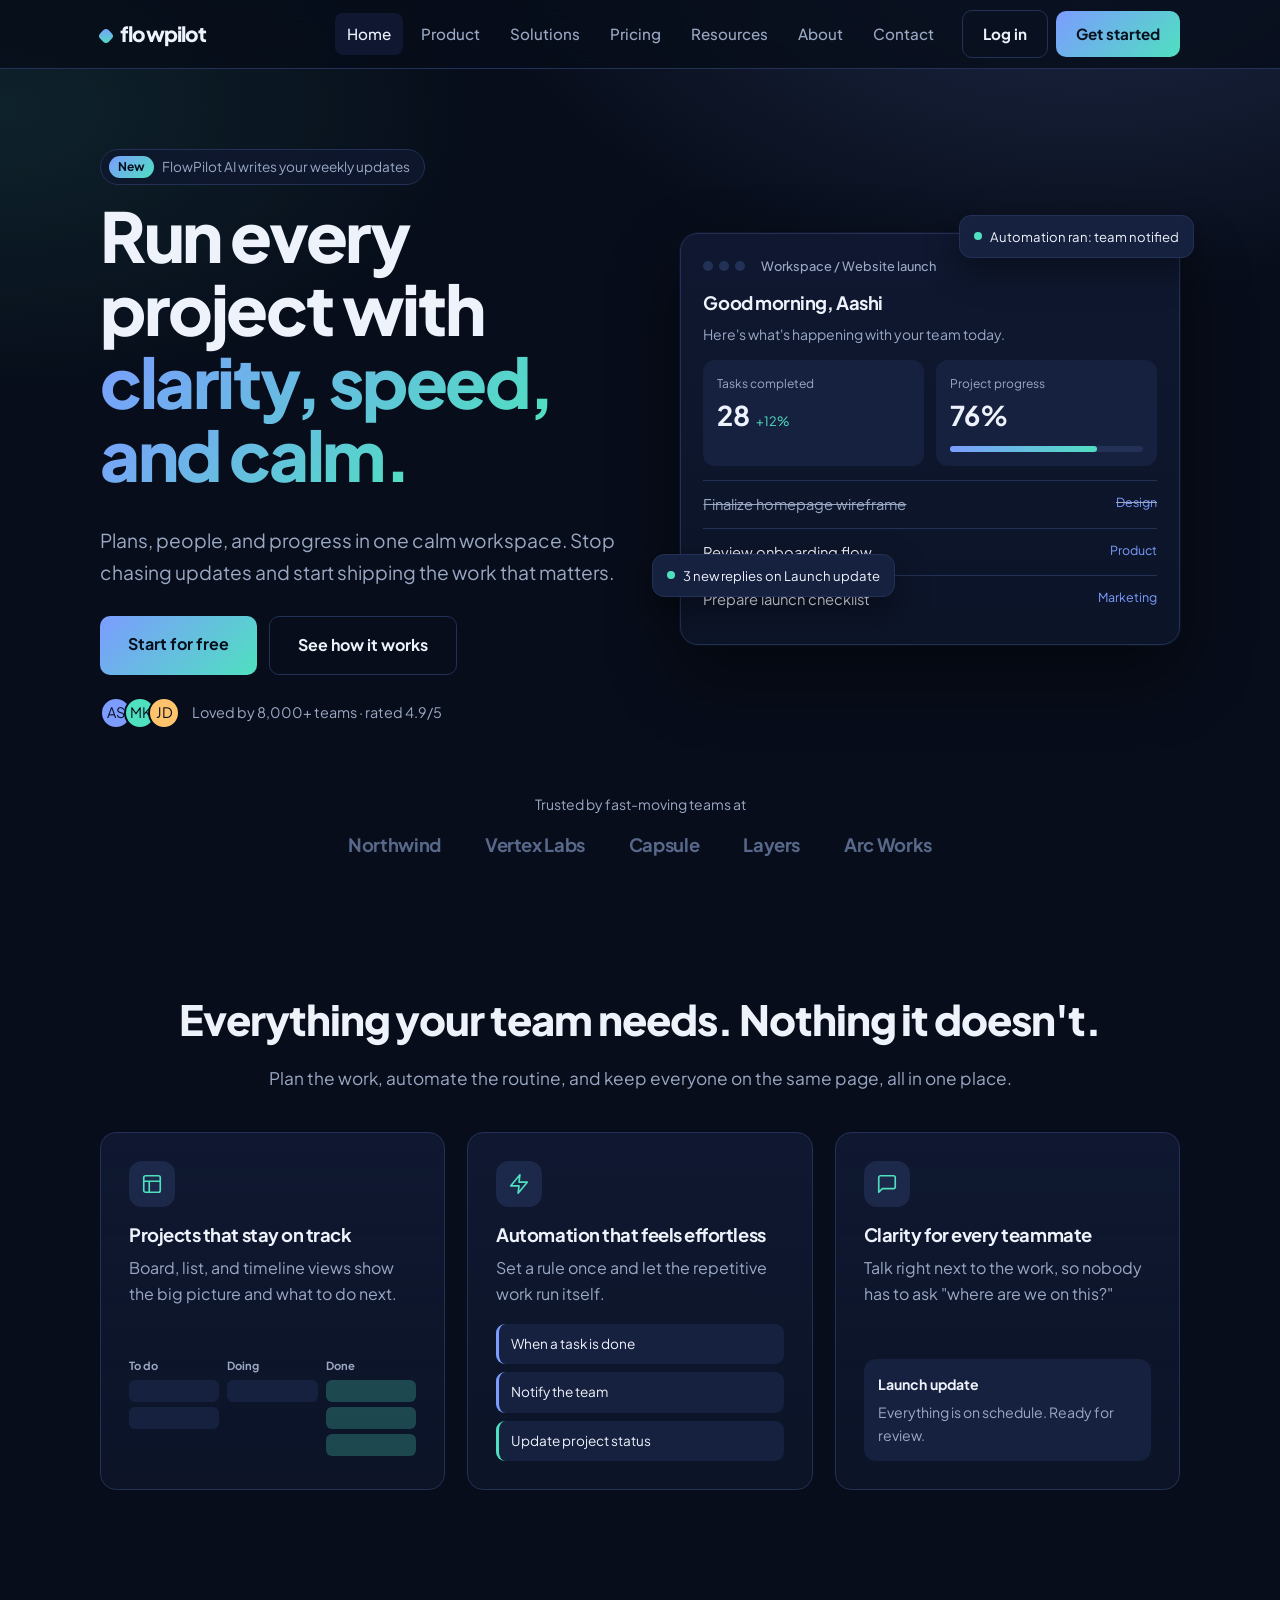
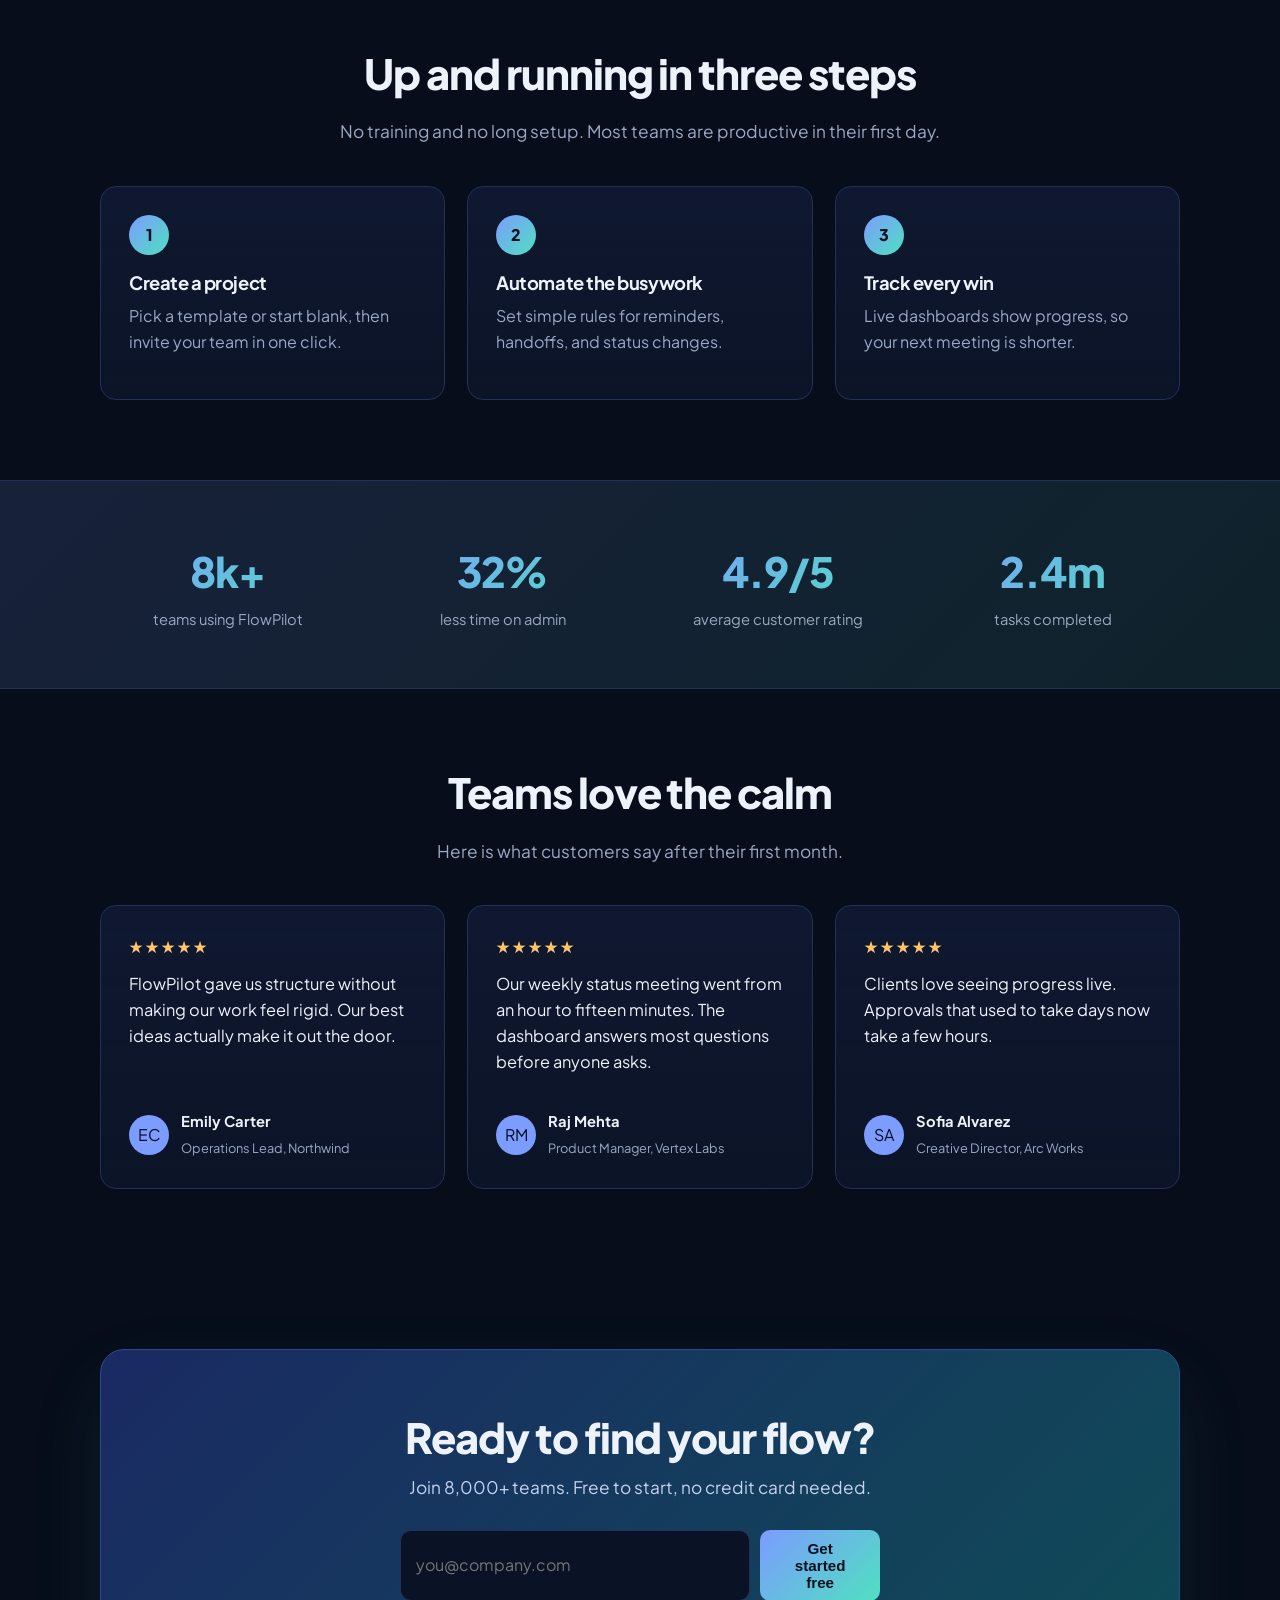
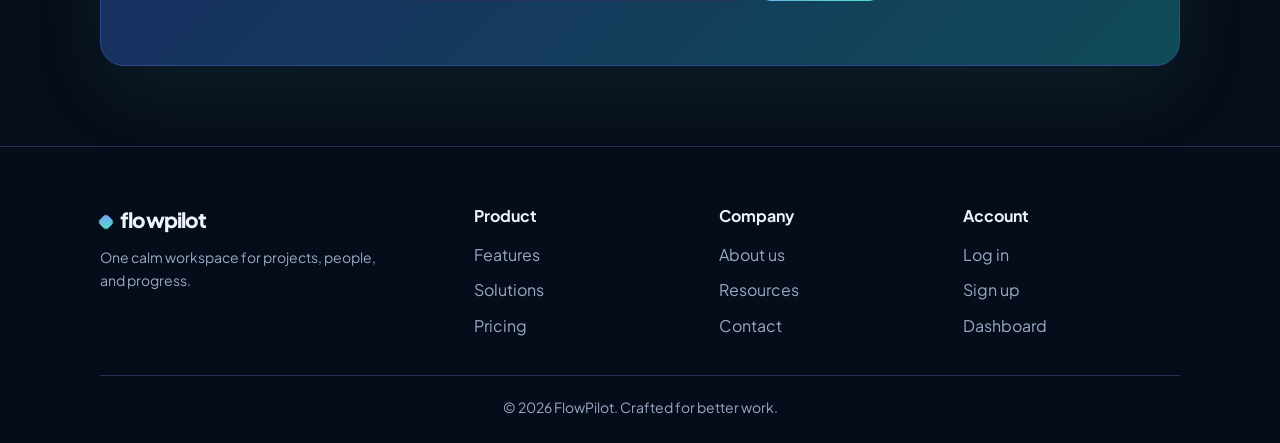
<file: index.html>
<!DOCTYPE html>
<html lang="en">

<head>
    <meta charset="utf-8">
    <meta name="viewport" content="width=device-width, initial-scale=1">
    <title>Work flows better | FlowPilot</title>
    <meta name="description"
        content="FlowPilot helps modern teams automate repetitive work, collaborate clearly, and grow with confidence.">
    <meta name="theme-color" content="#070d1a">
    <link href="https://fonts.googleapis.com/css2?family=Plus+Jakarta+Sans:wght@400;500;600;700;800&display=swap"
        rel="stylesheet">
    <link rel="stylesheet" href="style.css">
</head>

<body>
    <header class="nav">
        <div class="wrap nav-in"><a class="logo" href="index.html">flowpilot</a>
            <button class="burger" aria-label="Open menu" aria-expanded="false">Menu</button>
            <nav class="links" id="links"><a href="index.html">Home</a><a href="product.html">Product</a><a
                    href="solutions.html">Solutions</a><a href="pricing.html">Pricing</a><a
                    href="resources.html">Resources</a><a href="about.html">About</a><a
                    href="contact.html">Contact</a><span id="auth-links"><a class="btn ghost" href="login.html">Log
                        in</a><a class="btn" href="signup.html">Get started</a></span></nav>
        </div>
    </header>
    <main>
        <section class="hero wrap">
            <div class="hero-copy">
                <p class="pill"><b>New</b>FlowPilot AI writes your weekly updates</p>
                <h1>Run every project with <span class="hl">clarity, speed, and calm.</span></h1>
                <p class="lead">Plans, people, and progress in one calm workspace. Stop chasing updates and start
                    shipping the work that matters.</p>
                <div class="row"><a class="btn big" href="signup.html">Start for free</a><a class="btn big ghost"
                        href="product.html">See how it works</a></div>
                <div class="trust">
                    <div class="avs"><i>AS</i><i>MK</i><i>JD</i></div><span>Loved by 8,000+ teams · rated 4.9/5</span>
                </div>
            </div>
            <div class="stage">
                <div class="chip b"><i></i>Automation ran: team notified</div>
                <div class="dash">
                    <div class="dash-top"><span></span><span></span><span></span><b>Workspace / Website launch</b></div>
                    <h3>Good morning, Aashi</h3>
                    <p class="muted small">Here's what's happening with your team today.</p>
                    <div class="kpis">
                        <div><small>Tasks completed</small><strong>28</strong><em>+12%</em></div>
                        <div><small>Project progress</small><strong>76%</strong>
                            <div class="bar"><i style="width:76%"></i></div>
                        </div>
                    </div>
                    <ul class="tasks">
                        <li class="done">Finalize homepage wireframe <span>Design</span></li>
                        <li>Review onboarding flow <span>Product</span></li>
                        <li>Prepare launch checklist <span>Marketing</span></li>
                    </ul>
                </div>
                <div class="chip a"><i></i>3 new replies on Launch update</div>
            </div>
        </section>
        <section class="logos wrap">
            <p class="muted small">Trusted by fast-moving teams at</p>
            <div class="logo-row"><span>Northwind</span><span>Vertex
                    Labs</span><span>Capsule</span><span>Layers</span><span>Arc Works</span></div>
        </section>
        <section class="wrap sec center">
            <h2>Everything your team needs. Nothing it doesn't.</h2>
            <p class="sub">Plan the work, automate the routine, and keep everyone on the same page, all in one place.
            </p>
            <div class="grid3" style="text-align:left">
                <article class="card"><span class="ico"><svg viewBox="0 0 24 24" fill="none" stroke="currentColor"
                            stroke-width="1.8" stroke-linecap="round" stroke-linejoin="round">
                            <rect x="3" y="3" width="18" height="18" rx="2" />
                            <path d="M3 9h18M9 21V9" />
                        </svg></span>
                    <h3>Projects that stay on track</h3>
                    <p>Board, list, and timeline views show the big picture and what to do next.</p>
                    <div class="kanban">
                        <div><b>To do</b><i></i><i></i></div>
                        <div><b>Doing</b><i></i></div>
                        <div><b>Done</b><i></i><i></i><i></i></div>
                    </div>
                </article>
                <article class="card"><span class="ico"><svg viewBox="0 0 24 24" fill="none" stroke="currentColor"
                            stroke-width="1.8" stroke-linecap="round" stroke-linejoin="round">
                            <path d="M13 2 3 14h9l-1 8 10-12h-9z" />
                        </svg></span>
                    <h3>Automation that feels effortless</h3>
                    <p>Set a rule once and let the repetitive work run itself.</p>
                    <div class="flow"><span>When a task is done</span><span>Notify the team</span><span>Update project
                            status</span></div>
                </article>
                <article class="card"><span class="ico"><svg viewBox="0 0 24 24" fill="none" stroke="currentColor"
                            stroke-width="1.8" stroke-linecap="round" stroke-linejoin="round">
                            <path d="M21 15a2 2 0 0 1-2 2H7l-4 4V5a2 2 0 0 1 2-2h14a2 2 0 0 1 2 2z" />
                        </svg></span>
                    <h3>Clarity for every teammate</h3>
                    <p>Talk right next to the work, so nobody has to ask "where are we on this?"</p>
                    <div class="chat"><b>Launch update</b>
                        <p>Everything is on schedule. Ready for review.</p>
                    </div>
                </article>
            </div>
        </section>
        <section class="wrap sec center steps">
            <h2>Up and running in three steps</h2>
            <p class="sub">No training and no long setup. Most teams are productive in their first day.</p>
            <div class="grid3" style="text-align:left">
                <article class="card">
                    <div class="num">1</div>
                    <h3>Create a project</h3>
                    <p>Pick a template or start blank, then invite your team in one click.</p>
                </article>
                <article class="card">
                    <div class="num">2</div>
                    <h3>Automate the busywork</h3>
                    <p>Set simple rules for reminders, handoffs, and status changes.</p>
                </article>
                <article class="card">
                    <div class="num">3</div>
                    <h3>Track every win</h3>
                    <p>Live dashboards show progress, so your next meeting is shorter.</p>
                </article>
            </div>
        </section>
        <section class="band">
            <div class="wrap stats">
                <div><strong>8k+</strong><span>teams using FlowPilot</span></div>
                <div><strong>32%</strong><span>less time on admin</span></div>
                <div><strong>4.9/5</strong><span>average customer rating</span></div>
                <div><strong>2.4m</strong><span>tasks completed</span></div>
            </div>
        </section>
        <section class="wrap sec center">
            <h2>Teams love the calm</h2>
            <p class="sub">Here is what customers say after their first month.</p>
            <div class="grid3 quote" style="text-align:left">
                <article class="card">
                    <div class="stars">★★★★★</div>
                    <p>FlowPilot gave us structure without making our work feel rigid. Our best ideas actually make it
                        out the door.</p>
                    <div class="who"><i>EC</i>
                        <div><b>Emily Carter</b><span>Operations Lead, Northwind</span></div>
                    </div>
                </article>
                <article class="card">
                    <div class="stars">★★★★★</div>
                    <p>Our weekly status meeting went from an hour to fifteen minutes. The dashboard answers most
                        questions before anyone asks.</p>
                    <div class="who"><i>RM</i>
                        <div><b>Raj Mehta</b><span>Product Manager, Vertex Labs</span></div>
                    </div>
                </article>
                <article class="card">
                    <div class="stars">★★★★★</div>
                    <p>Clients love seeing progress live. Approvals that used to take days now take a few hours.</p>
                    <div class="who"><i>SA</i>
                        <div><b>Sofia Alvarez</b><span>Creative Director, Arc Works</span></div>
                    </div>
                </article>
            </div>
        </section>
        <section class="wrap sec">
            <div class="cta-box">
                <h2>Ready to find your flow?</h2>
                <p class="sub">Join 8,000+ teams. Free to start, no credit card needed.</p>
                <form class="inline cta-form"><label class="sr" for="ce">Work email</label><input id="ce" type="email"
                        placeholder="you@company.com" required><button class="btn" type="submit">Get started
                        free</button></form>
            </div>
        </section>
    </main>
    <footer class="foot">
        <div class="wrap">
            <div class="foot-in">
                <div><a class="logo" href="index.html">flowpilot</a>
                    <p class="muted small" style="max-width:30ch">One calm workspace for projects, people, and progress.
                    </p>
                </div>
                <div><b>Product</b><a href="product.html">Features</a><a href="solutions.html">Solutions</a><a
                        href="pricing.html">Pricing</a></div>
                <div><b>Company</b><a href="about.html">About us</a><a href="resources.html">Resources</a><a
                        href="contact.html">Contact</a></div>
                <div><b>Account</b><a href="login.html">Log in</a><a href="signup.html">Sign up</a><a
                        href="dashboard.html">Dashboard</a></div>
            </div>
            <p class="muted small copy">© 2026 FlowPilot. Crafted for better work.</p>
        </div>
    </footer>
    <script src="script.js"></script>
</body>

</html>
</file>
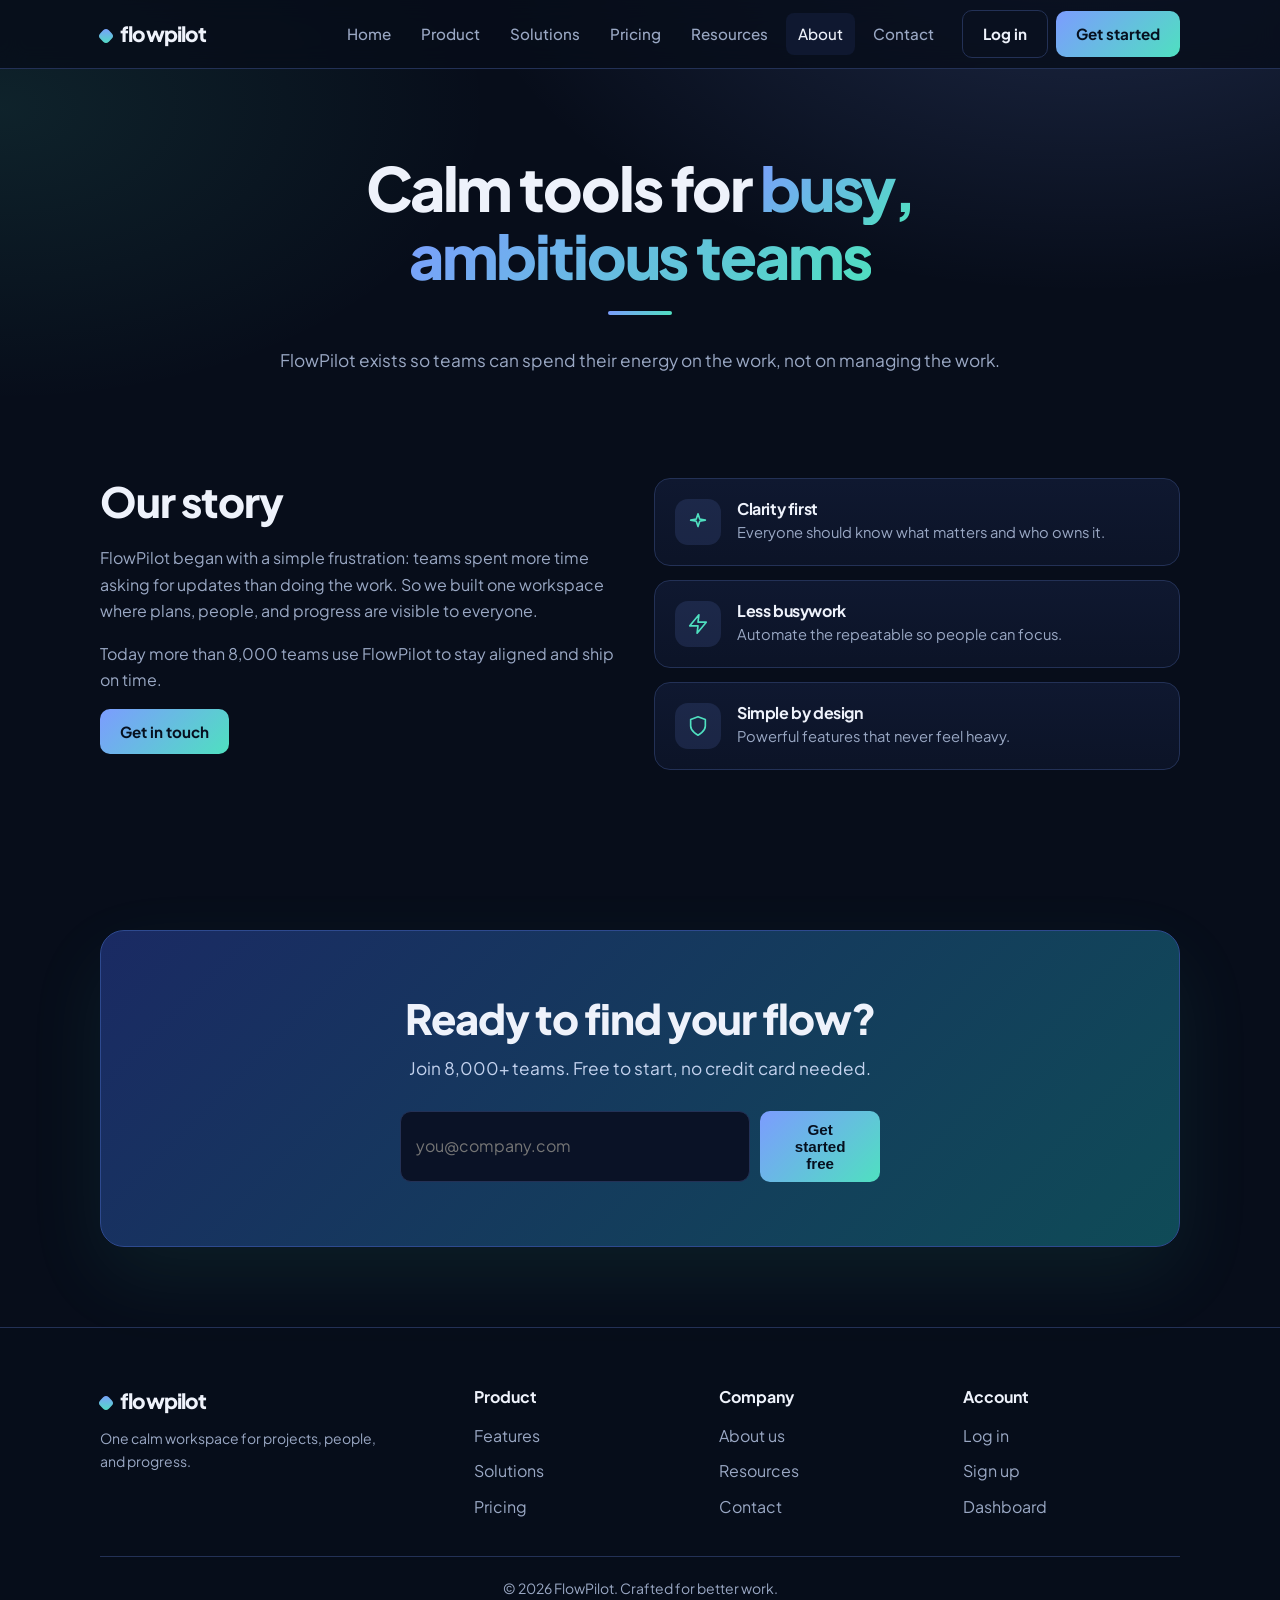
<file: about.html>
<!DOCTYPE html>
<html lang="en">

<head>
    <meta charset="utf-8">
    <meta name="viewport" content="width=device-width, initial-scale=1">
    <title>About us | FlowPilot</title>
    <meta name="description"
        content="FlowPilot helps modern teams automate repetitive work, collaborate clearly, and grow with confidence.">
    <meta name="theme-color" content="#070d1a">
    <link href="https://fonts.googleapis.com/css2?family=Plus+Jakarta+Sans:wght@400;500;600;700;800&display=swap"
        rel="stylesheet">
    <link rel="stylesheet" href="style.css">
</head>

<body>
    <header class="nav">
        <div class="wrap nav-in"><a class="logo" href="index.html">flowpilot</a>
            <button class="burger" aria-label="Open menu" aria-expanded="false">Menu</button>
            <nav class="links" id="links"><a href="index.html">Home</a><a href="product.html">Product</a><a
                    href="solutions.html">Solutions</a><a href="pricing.html">Pricing</a><a
                    href="resources.html">Resources</a><a href="about.html">About</a><a
                    href="contact.html">Contact</a><span id="auth-links"><a class="btn ghost" href="login.html">Log
                        in</a><a class="btn" href="signup.html">Get started</a></span></nav>
        </div>
    </header>
    <main>
        <section class="phead">
            <div class="wrap">
                <h1>Calm tools for <span class="hl">busy, ambitious teams</span></h1>
                <p class="sub">FlowPilot exists so teams can spend their energy on the work, not on managing the work.
                </p>
            </div>
        </section>
        <section class="wrap sec ">
            <div class="two">
                <div>
                    <h2>Our story</h2>
                    <p class="muted">FlowPilot began with a simple frustration: teams spent more time asking for updates
                        than doing the work. So we built one workspace where plans, people, and progress are visible to
                        everyone.</p>
                    <p class="muted">Today more than 8,000 teams use FlowPilot to stay aligned and ship on time.</p><a
                        class="btn" href="contact.html">Get in touch</a>
                </div>
                <div class="info">
                    <article class="card"><span class="ico"><svg viewBox="0 0 24 24" fill="none" stroke="currentColor"
                                stroke-width="1.8" stroke-linecap="round" stroke-linejoin="round">
                                <path d="m12 3 1.9 5.8L20 10l-6.1 1.2L12 17l-1.9-5.8L4 10l6.1-1.2z" />
                            </svg></span>
                        <div>
                            <h3>Clarity first</h3>
                            <p>Everyone should know what matters and who owns it.</p>
                        </div>
                    </article>
                    <article class="card"><span class="ico"><svg viewBox="0 0 24 24" fill="none" stroke="currentColor"
                                stroke-width="1.8" stroke-linecap="round" stroke-linejoin="round">
                                <path d="M13 2 3 14h9l-1 8 10-12h-9z" />
                            </svg></span>
                        <div>
                            <h3>Less busywork</h3>
                            <p>Automate the repeatable so people can focus.</p>
                        </div>
                    </article>
                    <article class="card"><span class="ico"><svg viewBox="0 0 24 24" fill="none" stroke="currentColor"
                                stroke-width="1.8" stroke-linecap="round" stroke-linejoin="round">
                                <path d="M12 22s8-4 8-10V5l-8-3-8 3v7c0 6 8 10 8 10z" />
                            </svg></span>
                        <div>
                            <h3>Simple by design</h3>
                            <p>Powerful features that never feel heavy.</p>
                        </div>
                    </article>
                </div>
            </div>
        </section>
        <section class="wrap sec">
            <div class="cta-box">
                <h2>Ready to find your flow?</h2>
                <p class="sub">Join 8,000+ teams. Free to start, no credit card needed.</p>
                <form class="inline cta-form"><label class="sr" for="ce">Work email</label><input id="ce" type="email"
                        placeholder="you@company.com" required><button class="btn" type="submit">Get started
                        free</button></form>
            </div>
        </section>
    </main>
    <footer class="foot">
        <div class="wrap">
            <div class="foot-in">
                <div><a class="logo" href="index.html">flowpilot</a>
                    <p class="muted small" style="max-width:30ch">One calm workspace for projects, people, and progress.
                    </p>
                </div>
                <div><b>Product</b><a href="product.html">Features</a><a href="solutions.html">Solutions</a><a
                        href="pricing.html">Pricing</a></div>
                <div><b>Company</b><a href="about.html">About us</a><a href="resources.html">Resources</a><a
                        href="contact.html">Contact</a></div>
                <div><b>Account</b><a href="login.html">Log in</a><a href="signup.html">Sign up</a><a
                        href="dashboard.html">Dashboard</a></div>
            </div>
            <p class="muted small copy">© 2026 FlowPilot. Crafted for better work.</p>
        </div>
    </footer>
    <script src="script.js"></script>
</body>

</html>
</file>
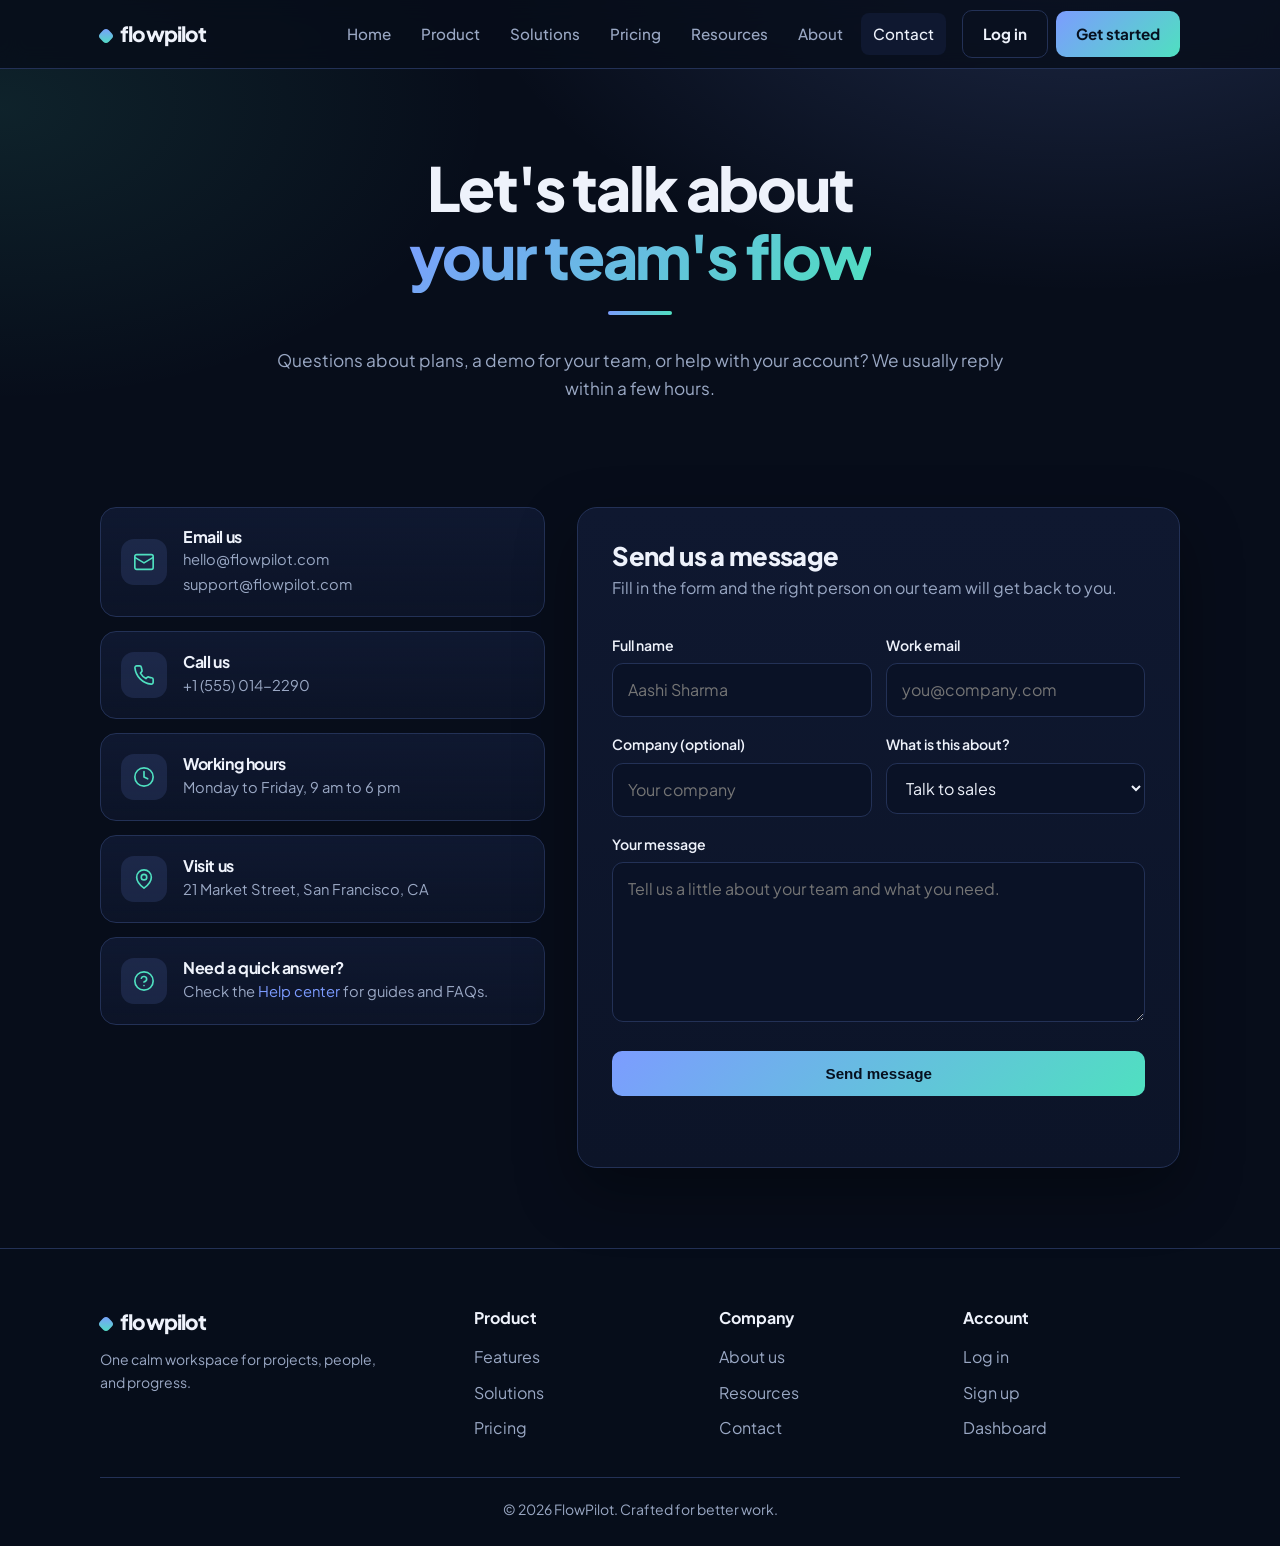
<file: contact.html>
<!DOCTYPE html>
<html lang="en">

<head>
    <meta charset="utf-8">
    <meta name="viewport" content="width=device-width, initial-scale=1">
    <title>Contact | FlowPilot</title>
    <meta name="description"
        content="FlowPilot helps modern teams automate repetitive work, collaborate clearly, and grow with confidence.">
    <meta name="theme-color" content="#070d1a">
    <link href="https://fonts.googleapis.com/css2?family=Plus+Jakarta+Sans:wght@400;500;600;700;800&display=swap"
        rel="stylesheet">
    <link rel="stylesheet" href="style.css">
</head>

<body>
    <header class="nav">
        <div class="wrap nav-in"><a class="logo" href="index.html">flowpilot</a>
            <button class="burger" aria-label="Open menu" aria-expanded="false">Menu</button>
            <nav class="links" id="links"><a href="index.html">Home</a><a href="product.html">Product</a><a
                    href="solutions.html">Solutions</a><a href="pricing.html">Pricing</a><a
                    href="resources.html">Resources</a><a href="about.html">About</a><a
                    href="contact.html">Contact</a><span id="auth-links"><a class="btn ghost" href="login.html">Log
                        in</a><a class="btn" href="signup.html">Get started</a></span></nav>
        </div>
    </header>
    <main>
        <section class="phead">
            <div class="wrap">
                <h1>Let's talk about <span class="hl">your team's flow</span></h1>
                <p class="sub">Questions about plans, a demo for your team, or help with your account? We usually reply
                    within a few hours.</p>
            </div>
        </section>
        <section class="wrap sec ">
            <div class="cgrid">
                <div class="info">
                    <article class="card"><span class="ico"><svg viewBox="0 0 24 24" fill="none" stroke="currentColor"
                                stroke-width="1.8" stroke-linecap="round" stroke-linejoin="round">
                                <rect x="2" y="4" width="20" height="16" rx="2" />
                                <path d="m22 7-10 6L2 7" />
                            </svg></span>
                        <div>
                            <h3>Email us</h3>
                            <p>hello@flowpilot.com<br>support@flowpilot.com</p>
                        </div>
                    </article>
                    <article class="card"><span class="ico"><svg viewBox="0 0 24 24" fill="none" stroke="currentColor"
                                stroke-width="1.8" stroke-linecap="round" stroke-linejoin="round">
                                <path
                                    d="M22 17v3a2 2 0 0 1-2.2 2A20 20 0 0 1 2.1 4.2 2 2 0 0 1 4.1 2h3a2 2 0 0 1 2 1.7c.1 1 .4 1.9.7 2.8a2 2 0 0 1-.5 2.1L8.1 9.9a16 16 0 0 0 6 6l1.3-1.2a2 2 0 0 1 2.1-.4c.9.3 1.8.6 2.8.7A2 2 0 0 1 22 17z" />
                            </svg></span>
                        <div>
                            <h3>Call us</h3>
                            <p>+1 (555) 014-2290</p>
                        </div>
                    </article>
                    <article class="card"><span class="ico"><svg viewBox="0 0 24 24" fill="none" stroke="currentColor"
                                stroke-width="1.8" stroke-linecap="round" stroke-linejoin="round">
                                <circle cx="12" cy="12" r="10" />
                                <path d="M12 6v6l4 2" />
                            </svg></span>
                        <div>
                            <h3>Working hours</h3>
                            <p>Monday to Friday, 9 am to 6 pm</p>
                        </div>
                    </article>
                    <article class="card"><span class="ico"><svg viewBox="0 0 24 24" fill="none" stroke="currentColor"
                                stroke-width="1.8" stroke-linecap="round" stroke-linejoin="round">
                                <path d="M20 10c0 6-8 12-8 12S4 16 4 10a8 8 0 0 1 16 0z" />
                                <circle cx="12" cy="10" r="3" />
                            </svg></span>
                        <div>
                            <h3>Visit us</h3>
                            <p>21 Market Street, San Francisco, CA</p>
                        </div>
                    </article>
                    <article class="card"><span class="ico"><svg viewBox="0 0 24 24" fill="none" stroke="currentColor"
                                stroke-width="1.8" stroke-linecap="round" stroke-linejoin="round">
                                <circle cx="12" cy="12" r="10" />
                                <path d="M9.1 9a3 3 0 0 1 5.8 1c0 2-3 3-3 3M12 17h.01" />
                            </svg></span>
                        <div>
                            <h3>Need a quick answer?</h3>
                            <p>Check the <a href="resources.html" style="color:var(--ac)">Help center</a> for guides and
                                FAQs.</p>
                        </div>
                    </article>
                </div>
                <form id="contact-form" class="fcard">
                    <h2>Send us a message</h2>
                    <p class="muted">Fill in the form and the right person on our team will get back to you.</p>
                    <div class="frow">
                        <div><label for="n">Full name</label><input id="n" autocomplete="name"
                                placeholder="Aashi Sharma" required></div>
                        <div><label for="e2">Work email</label><input id="e2" type="email" autocomplete="email"
                                placeholder="you@company.com" required></div>
                    </div>
                    <div class="frow">
                        <div><label for="c">Company (optional)</label><input id="c" placeholder="Your company"></div>
                        <div><label for="t">What is this about?</label><select id="t">
                                <option>Talk to sales</option>
                                <option>Request a demo</option>
                                <option>Product support</option>
                                <option>Partnership</option>
                                <option>Something else</option>
                            </select></div>
                    </div>
                    <label for="m">Your message</label><textarea id="m" rows="5"
                        placeholder="Tell us a little about your team and what you need." required></textarea>
                    <button class="btn" type="submit">Send message</button>
                    <p class="msg" role="status"></p>
                </form>
            </div>
        </section>
    </main>
    <footer class="foot">
        <div class="wrap">
            <div class="foot-in">
                <div><a class="logo" href="index.html">flowpilot</a>
                    <p class="muted small" style="max-width:30ch">One calm workspace for projects, people, and progress.
                    </p>
                </div>
                <div><b>Product</b><a href="product.html">Features</a><a href="solutions.html">Solutions</a><a
                        href="pricing.html">Pricing</a></div>
                <div><b>Company</b><a href="about.html">About us</a><a href="resources.html">Resources</a><a
                        href="contact.html">Contact</a></div>
                <div><b>Account</b><a href="login.html">Log in</a><a href="signup.html">Sign up</a><a
                        href="dashboard.html">Dashboard</a></div>
            </div>
            <p class="muted small copy">© 2026 FlowPilot. Crafted for better work.</p>
        </div>
    </footer>
    <script src="script.js"></script>
</body>

</html>
</file>
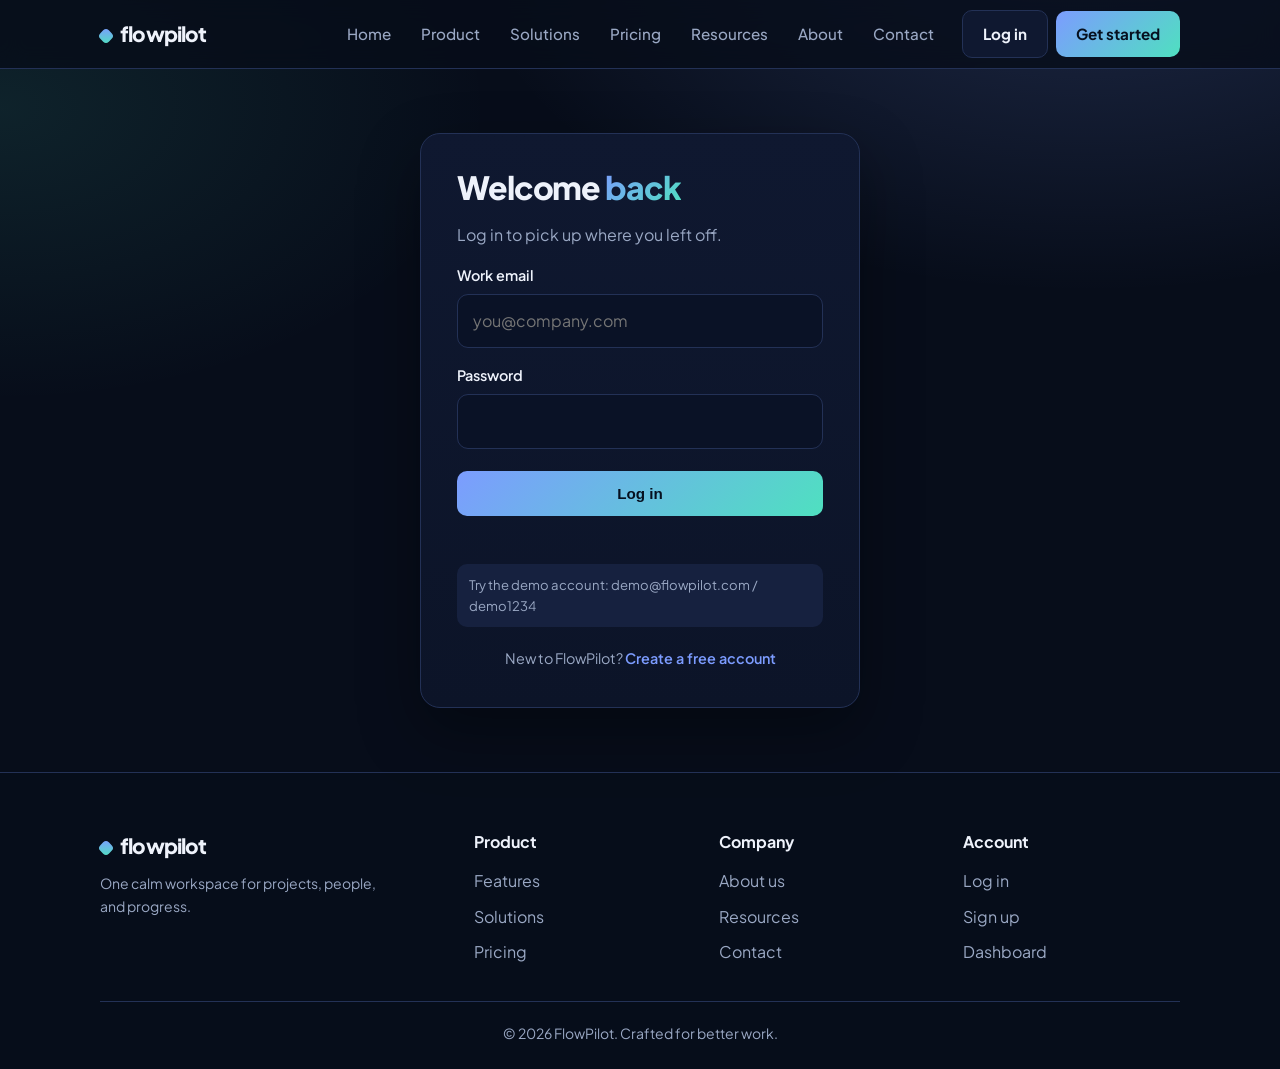
<file: dashboard.html>
<!DOCTYPE html>
<html lang="en">

<head>
    <meta charset="utf-8">
    <meta name="viewport" content="width=device-width, initial-scale=1">
    <title>Dashboard | FlowPilot</title>
    <meta name="description"
        content="FlowPilot helps modern teams automate repetitive work, collaborate clearly, and grow with confidence.">
    <meta name="theme-color" content="#070d1a">
    <link href="https://fonts.googleapis.com/css2?family=Plus+Jakarta+Sans:wght@400;500;600;700;800&display=swap"
        rel="stylesheet">
    <link rel="stylesheet" href="style.css">
</head>

<body data-private="1">
    <header class="nav">
        <div class="wrap nav-in"><a class="logo" href="index.html">flowpilot</a>
            <button class="burger" aria-label="Open menu" aria-expanded="false">Menu</button>
            <nav class="links" id="links"><a href="index.html">Home</a><a href="product.html">Product</a><a
                    href="solutions.html">Solutions</a><a href="pricing.html">Pricing</a><a
                    href="resources.html">Resources</a><a href="about.html">About</a><a
                    href="contact.html">Contact</a><span id="auth-links"><a class="btn ghost" href="login.html">Log
                        in</a><a class="btn" href="signup.html">Get started</a></span></nav>
        </div>
    </header>
    <main>
        <section class="wrap sec">
            <p class="muted small" id="today"></p>
            <h1 id="hello" style="font-size:2.4rem">Good morning</h1>
            <p class="sub">Here's what's happening with your team today. Click a task to mark it done.</p>
            <div class="two">
                <div class="dash">
                    <h3>Today's priorities</h3>
                    <ul class="tasks" style="cursor:pointer">
                        <li class="done">Finalize homepage wireframe <span>Design</span></li>
                        <li>Review onboarding flow <span>Product</span></li>
                        <li>Prepare launch checklist <span>Marketing</span></li>
                        <li>Send weekly update <span>Operations</span></li>
                    </ul>
                </div>
                <div class="dash">
                    <h3>Project progress</h3>
                    <div class="kpis">
                        <div><small>Tasks completed</small><strong>28</strong><em>+12%</em></div>
                        <div><small>Website launch</small><strong>76%</strong>
                            <div class="bar"><i style="width:76%"></i></div>
                        </div>
                    </div>
                    <p class="muted small">You're on track. Weekly goal completed.</p>
                </div>
            </div>
        </section>
    </main>
    <footer class="foot">
        <div class="wrap">
            <div class="foot-in">
                <div><a class="logo" href="index.html">flowpilot</a>
                    <p class="muted small" style="max-width:30ch">One calm workspace for projects, people, and progress.
                    </p>
                </div>
                <div><b>Product</b><a href="product.html">Features</a><a href="solutions.html">Solutions</a><a
                        href="pricing.html">Pricing</a></div>
                <div><b>Company</b><a href="about.html">About us</a><a href="resources.html">Resources</a><a
                        href="contact.html">Contact</a></div>
                <div><b>Account</b><a href="login.html">Log in</a><a href="signup.html">Sign up</a><a
                        href="dashboard.html">Dashboard</a></div>
            </div>
            <p class="muted small copy">© 2026 FlowPilot. Crafted for better work.</p>
        </div>
    </footer>
    <script src="script.js"></script>
</body>

</html>
</file>
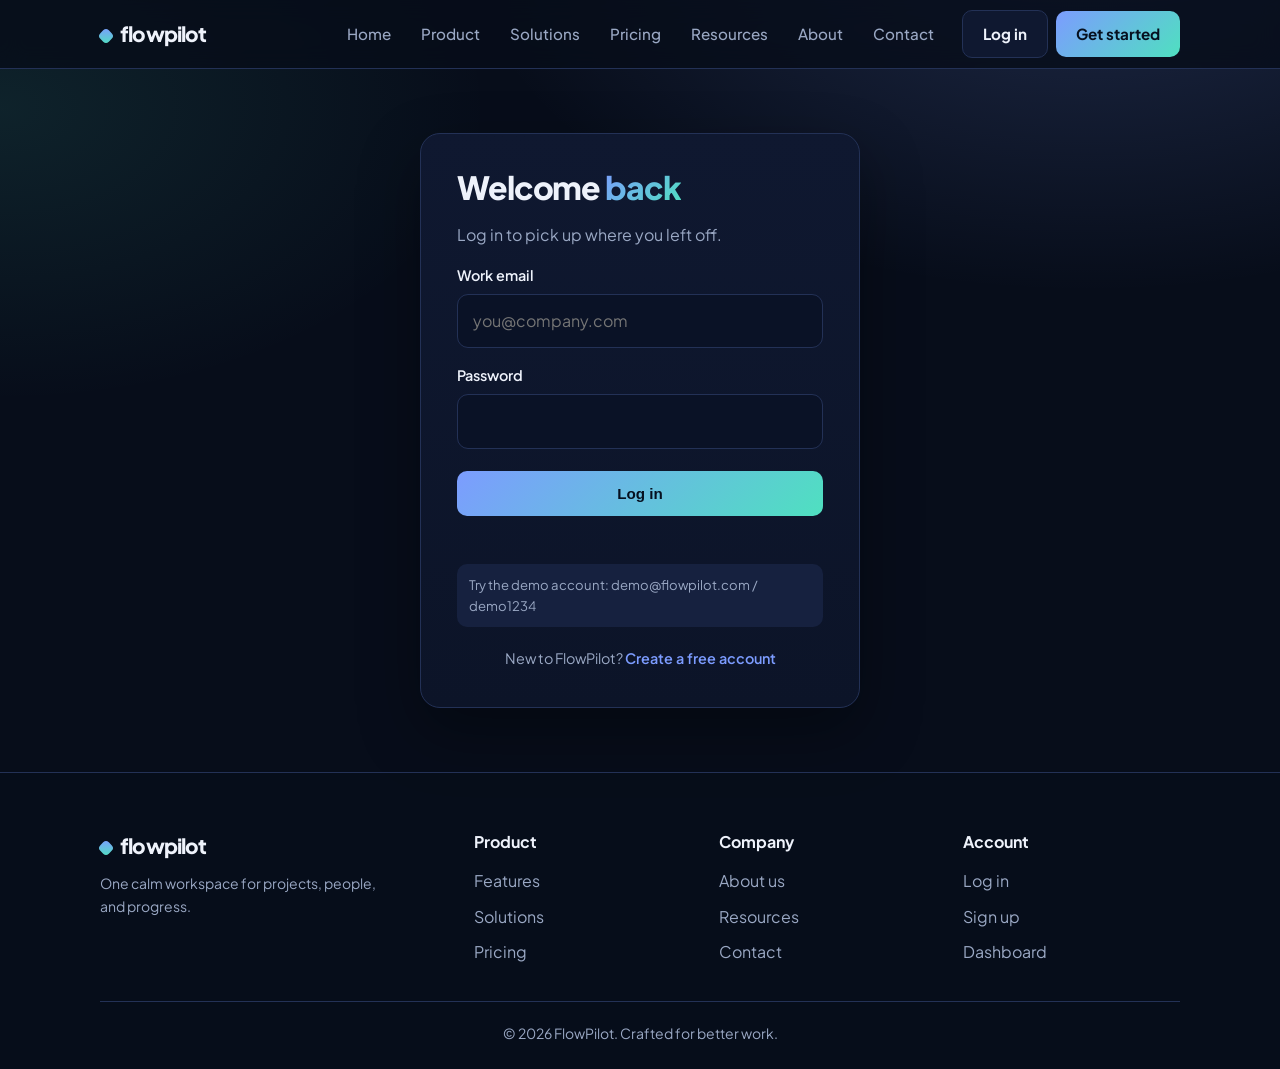
<file: login.html>
<!DOCTYPE html>
<html lang="en">

<head>
    <meta charset="utf-8">
    <meta name="viewport" content="width=device-width, initial-scale=1">
    <title>Log in | FlowPilot</title>
    <meta name="description"
        content="FlowPilot helps modern teams automate repetitive work, collaborate clearly, and grow with confidence.">
    <meta name="theme-color" content="#070d1a">
    <link href="https://fonts.googleapis.com/css2?family=Plus+Jakarta+Sans:wght@400;500;600;700;800&display=swap"
        rel="stylesheet">
    <link rel="stylesheet" href="style.css">
</head>

<body>
    <header class="nav">
        <div class="wrap nav-in"><a class="logo" href="index.html">flowpilot</a>
            <button class="burger" aria-label="Open menu" aria-expanded="false">Menu</button>
            <nav class="links" id="links"><a href="index.html">Home</a><a href="product.html">Product</a><a
                    href="solutions.html">Solutions</a><a href="pricing.html">Pricing</a><a
                    href="resources.html">Resources</a><a href="about.html">About</a><a
                    href="contact.html">Contact</a><span id="auth-links"><a class="btn ghost" href="login.html">Log
                        in</a><a class="btn" href="signup.html">Get started</a></span></nav>
        </div>
    </header>
    <main>
        <section class="auth">
            <h1 style="font-size:2rem">Welcome <span class="hl">back</span></h1>
            <p class="muted">Log in to pick up where you left off.</p>
            <form id="login-form"><label for="email">Work email</label><input id="email" type="email"
                    autocomplete="email" placeholder="you@company.com" required>
                <label for="pass">Password</label><input id="pass" type="password" autocomplete="current-password"
                    required>
                <button class="btn" type="submit">Log in</button>
                <p class="err" role="alert"></p>
            </form>
            <div class="hint">Try the demo account: demo@flowpilot.com / demo1234</div>
            <p class="alt2">New to FlowPilot? <a class="l" href="signup.html">Create a free account</a></p>
        </section>
    </main>
    <footer class="foot">
        <div class="wrap">
            <div class="foot-in">
                <div><a class="logo" href="index.html">flowpilot</a>
                    <p class="muted small" style="max-width:30ch">One calm workspace for projects, people, and progress.
                    </p>
                </div>
                <div><b>Product</b><a href="product.html">Features</a><a href="solutions.html">Solutions</a><a
                        href="pricing.html">Pricing</a></div>
                <div><b>Company</b><a href="about.html">About us</a><a href="resources.html">Resources</a><a
                        href="contact.html">Contact</a></div>
                <div><b>Account</b><a href="login.html">Log in</a><a href="signup.html">Sign up</a><a
                        href="dashboard.html">Dashboard</a></div>
            </div>
            <p class="muted small copy">© 2026 FlowPilot. Crafted for better work.</p>
        </div>
    </footer>
    <script src="script.js"></script>
</body>

</html>
</file>
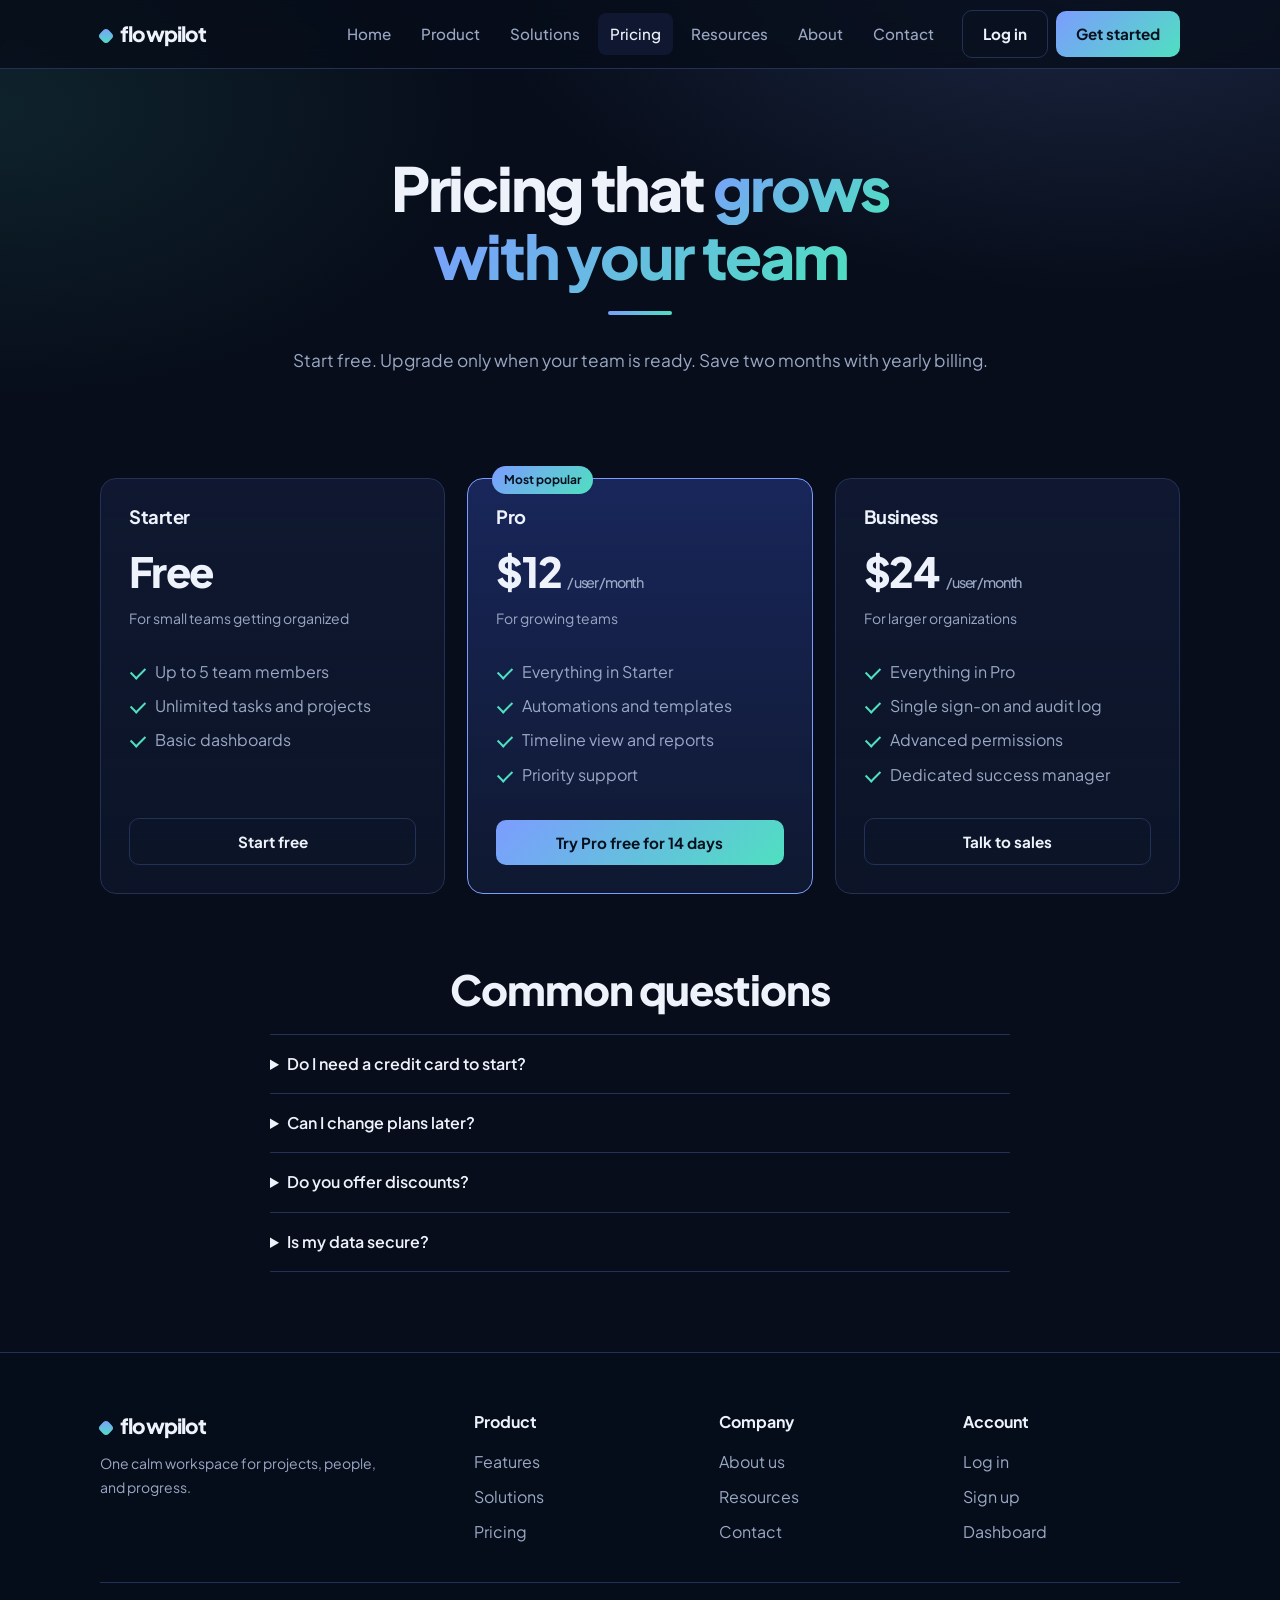
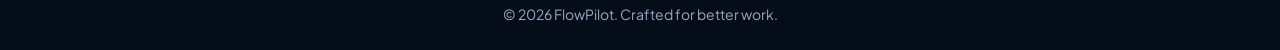
<file: pricing.html>
<!DOCTYPE html>
<html lang="en">

<head>
    <meta charset="utf-8">
    <meta name="viewport" content="width=device-width, initial-scale=1">
    <title>Pricing | FlowPilot</title>
    <meta name="description"
        content="FlowPilot helps modern teams automate repetitive work, collaborate clearly, and grow with confidence.">
    <meta name="theme-color" content="#070d1a">
    <link href="https://fonts.googleapis.com/css2?family=Plus+Jakarta+Sans:wght@400;500;600;700;800&display=swap"
        rel="stylesheet">
    <link rel="stylesheet" href="style.css">
</head>

<body>
    <header class="nav">
        <div class="wrap nav-in"><a class="logo" href="index.html">flowpilot</a>
            <button class="burger" aria-label="Open menu" aria-expanded="false">Menu</button>
            <nav class="links" id="links"><a href="index.html">Home</a><a href="product.html">Product</a><a
                    href="solutions.html">Solutions</a><a href="pricing.html">Pricing</a><a
                    href="resources.html">Resources</a><a href="about.html">About</a><a
                    href="contact.html">Contact</a><span id="auth-links"><a class="btn ghost" href="login.html">Log
                        in</a><a class="btn" href="signup.html">Get started</a></span></nav>
        </div>
    </header>
    <main>
        <section class="phead">
            <div class="wrap">
                <h1>Pricing that <span class="hl">grows with your team</span></h1>
                <p class="sub">Start free. Upgrade only when your team is ready. Save two months with yearly billing.
                </p>
            </div>
        </section>
        <section class="wrap sec ">
            <div class="grid3 prices">
                <article class="card">
                    <h3>Starter</h3>
                    <p class="price">Free</p>
                    <p class="muted small">For small teams getting organized</p>
                    <ul class="ticks">
                        <li>Up to 5 team members</li>
                        <li>Unlimited tasks and projects</li>
                        <li>Basic dashboards</li>
                    </ul><a class="btn ghost full" href="signup.html">Start free</a>
                </article>
                <article class="card pop"><span class="tag">Most popular</span>
                    <h3>Pro</h3>
                    <p class="price">$12 <small>/ user / month</small></p>
                    <p class="muted small">For growing teams</p>
                    <ul class="ticks">
                        <li>Everything in Starter</li>
                        <li>Automations and templates</li>
                        <li>Timeline view and reports</li>
                        <li>Priority support</li>
                    </ul><a class="btn full" href="signup.html">Try Pro free for 14 days</a>
                </article>
                <article class="card">
                    <h3>Business</h3>
                    <p class="price">$24 <small>/ user / month</small></p>
                    <p class="muted small">For larger organizations</p>
                    <ul class="ticks">
                        <li>Everything in Pro</li>
                        <li>Single sign-on and audit log</li>
                        <li>Advanced permissions</li>
                        <li>Dedicated success manager</li>
                    </ul><a class="btn ghost full" href="contact.html">Talk to sales</a>
                </article>
            </div>
            <div class="faq">
                <h2 class="center">Common questions</h2>
                <details>
                    <summary>Do I need a credit card to start?</summary>
                    <p>No. Starter is free forever, and the Pro trial needs no card.</p>
                </details>
                <details>
                    <summary>Can I change plans later?</summary>
                    <p>Yes. Upgrade or downgrade any time from your account settings.</p>
                </details>
                <details>
                    <summary>Do you offer discounts?</summary>
                    <p>Yearly billing saves two months, and we offer special pricing for nonprofits and students.</p>
                </details>
                <details>
                    <summary>Is my data secure?</summary>
                    <p>Your data is encrypted in transit and at rest, and Business plans add audit logs and single
                        sign-on.</p>
                </details>
            </div>
        </section>
    </main>
    <footer class="foot">
        <div class="wrap">
            <div class="foot-in">
                <div><a class="logo" href="index.html">flowpilot</a>
                    <p class="muted small" style="max-width:30ch">One calm workspace for projects, people, and progress.
                    </p>
                </div>
                <div><b>Product</b><a href="product.html">Features</a><a href="solutions.html">Solutions</a><a
                        href="pricing.html">Pricing</a></div>
                <div><b>Company</b><a href="about.html">About us</a><a href="resources.html">Resources</a><a
                        href="contact.html">Contact</a></div>
                <div><b>Account</b><a href="login.html">Log in</a><a href="signup.html">Sign up</a><a
                        href="dashboard.html">Dashboard</a></div>
            </div>
            <p class="muted small copy">© 2026 FlowPilot. Crafted for better work.</p>
        </div>
    </footer>
    <script src="script.js"></script>
</body>

</html>
</file>
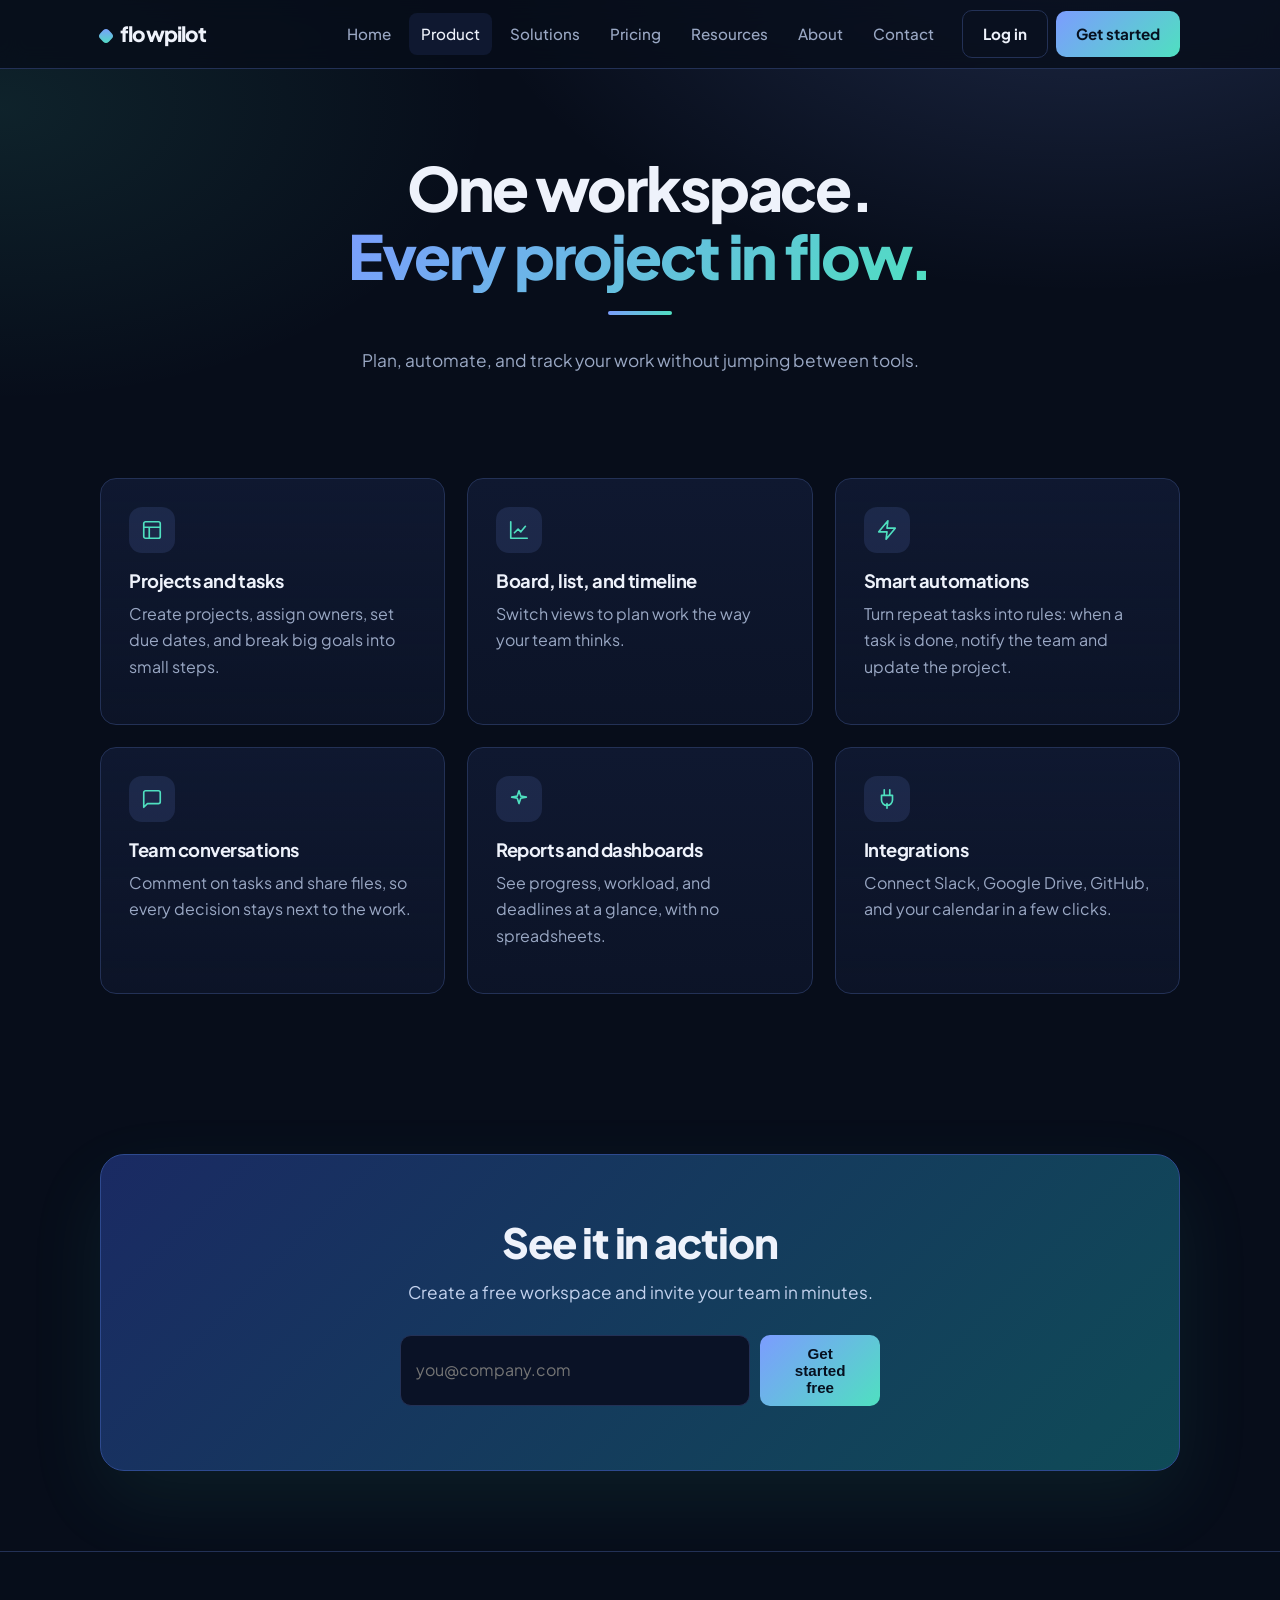
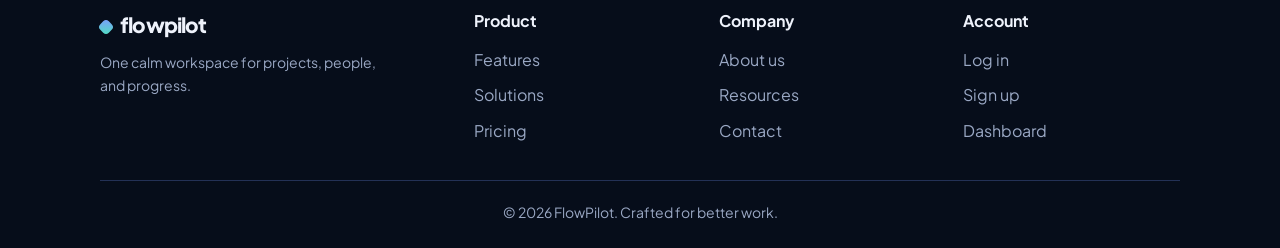
<file: product.html>
<!DOCTYPE html>
<html lang="en">

<head>
    <meta charset="utf-8">
    <meta name="viewport" content="width=device-width, initial-scale=1">
    <title>Product | FlowPilot</title>
    <meta name="description"
        content="FlowPilot helps modern teams automate repetitive work, collaborate clearly, and grow with confidence.">
    <meta name="theme-color" content="#070d1a">
    <link href="https://fonts.googleapis.com/css2?family=Plus+Jakarta+Sans:wght@400;500;600;700;800&display=swap"
        rel="stylesheet">
    <link rel="stylesheet" href="style.css">
</head>

<body>
    <header class="nav">
        <div class="wrap nav-in"><a class="logo" href="index.html">flowpilot</a>
            <button class="burger" aria-label="Open menu" aria-expanded="false">Menu</button>
            <nav class="links" id="links"><a href="index.html">Home</a><a href="product.html">Product</a><a
                    href="solutions.html">Solutions</a><a href="pricing.html">Pricing</a><a
                    href="resources.html">Resources</a><a href="about.html">About</a><a
                    href="contact.html">Contact</a><span id="auth-links"><a class="btn ghost" href="login.html">Log
                        in</a><a class="btn" href="signup.html">Get started</a></span></nav>
        </div>
    </header>
    <main>
        <section class="phead">
            <div class="wrap">
                <h1>One workspace. <span class="hl">Every project in flow.</span></h1>
                <p class="sub">Plan, automate, and track your work without jumping between tools.</p>
            </div>
        </section>
        <section class="wrap sec ">
            <div class="grid3">
                <article class="card"><span class="ico"><svg viewBox="0 0 24 24" fill="none" stroke="currentColor"
                            stroke-width="1.8" stroke-linecap="round" stroke-linejoin="round">
                            <rect x="3" y="3" width="18" height="18" rx="2" />
                            <path d="M3 9h18M9 21V9" />
                        </svg></span>
                    <h3>Projects and tasks</h3>
                    <p>Create projects, assign owners, set due dates, and break big goals into small steps.</p>
                </article>
                <article class="card"><span class="ico"><svg viewBox="0 0 24 24" fill="none" stroke="currentColor"
                            stroke-width="1.8" stroke-linecap="round" stroke-linejoin="round">
                            <path d="M3 3v18h18" />
                            <path d="m7 15 4-4 3 3 5-6" />
                        </svg></span>
                    <h3>Board, list, and timeline</h3>
                    <p>Switch views to plan work the way your team thinks.</p>
                </article>
                <article class="card"><span class="ico"><svg viewBox="0 0 24 24" fill="none" stroke="currentColor"
                            stroke-width="1.8" stroke-linecap="round" stroke-linejoin="round">
                            <path d="M13 2 3 14h9l-1 8 10-12h-9z" />
                        </svg></span>
                    <h3>Smart automations</h3>
                    <p>Turn repeat tasks into rules: when a task is done, notify the team and update the project.</p>
                </article>
                <article class="card"><span class="ico"><svg viewBox="0 0 24 24" fill="none" stroke="currentColor"
                            stroke-width="1.8" stroke-linecap="round" stroke-linejoin="round">
                            <path d="M21 15a2 2 0 0 1-2 2H7l-4 4V5a2 2 0 0 1 2-2h14a2 2 0 0 1 2 2z" />
                        </svg></span>
                    <h3>Team conversations</h3>
                    <p>Comment on tasks and share files, so every decision stays next to the work.</p>
                </article>
                <article class="card"><span class="ico"><svg viewBox="0 0 24 24" fill="none" stroke="currentColor"
                            stroke-width="1.8" stroke-linecap="round" stroke-linejoin="round">
                            <path d="m12 3 1.9 5.8L20 10l-6.1 1.2L12 17l-1.9-5.8L4 10l6.1-1.2z" />
                        </svg></span>
                    <h3>Reports and dashboards</h3>
                    <p>See progress, workload, and deadlines at a glance, with no spreadsheets.</p>
                </article>
                <article class="card"><span class="ico"><svg viewBox="0 0 24 24" fill="none" stroke="currentColor"
                            stroke-width="1.8" stroke-linecap="round" stroke-linejoin="round">
                            <path d="M12 22v-5M9 8V2M15 8V2M18 8v5a6 6 0 0 1-12 0V8z" />
                        </svg></span>
                    <h3>Integrations</h3>
                    <p>Connect Slack, Google Drive, GitHub, and your calendar in a few clicks.</p>
                </article>
            </div>
        </section>
        <section class="wrap sec">
            <div class="cta-box">
                <h2>See it in action</h2>
                <p class="sub">Create a free workspace and invite your team in minutes.</p>
                <form class="inline cta-form"><label class="sr" for="ce">Work email</label><input id="ce" type="email"
                        placeholder="you@company.com" required><button class="btn" type="submit">Get started
                        free</button></form>
            </div>
        </section>
    </main>
    <footer class="foot">
        <div class="wrap">
            <div class="foot-in">
                <div><a class="logo" href="index.html">flowpilot</a>
                    <p class="muted small" style="max-width:30ch">One calm workspace for projects, people, and progress.
                    </p>
                </div>
                <div><b>Product</b><a href="product.html">Features</a><a href="solutions.html">Solutions</a><a
                        href="pricing.html">Pricing</a></div>
                <div><b>Company</b><a href="about.html">About us</a><a href="resources.html">Resources</a><a
                        href="contact.html">Contact</a></div>
                <div><b>Account</b><a href="login.html">Log in</a><a href="signup.html">Sign up</a><a
                        href="dashboard.html">Dashboard</a></div>
            </div>
            <p class="muted small copy">© 2026 FlowPilot. Crafted for better work.</p>
        </div>
    </footer>
    <script src="script.js"></script>
</body>

</html>
</file>
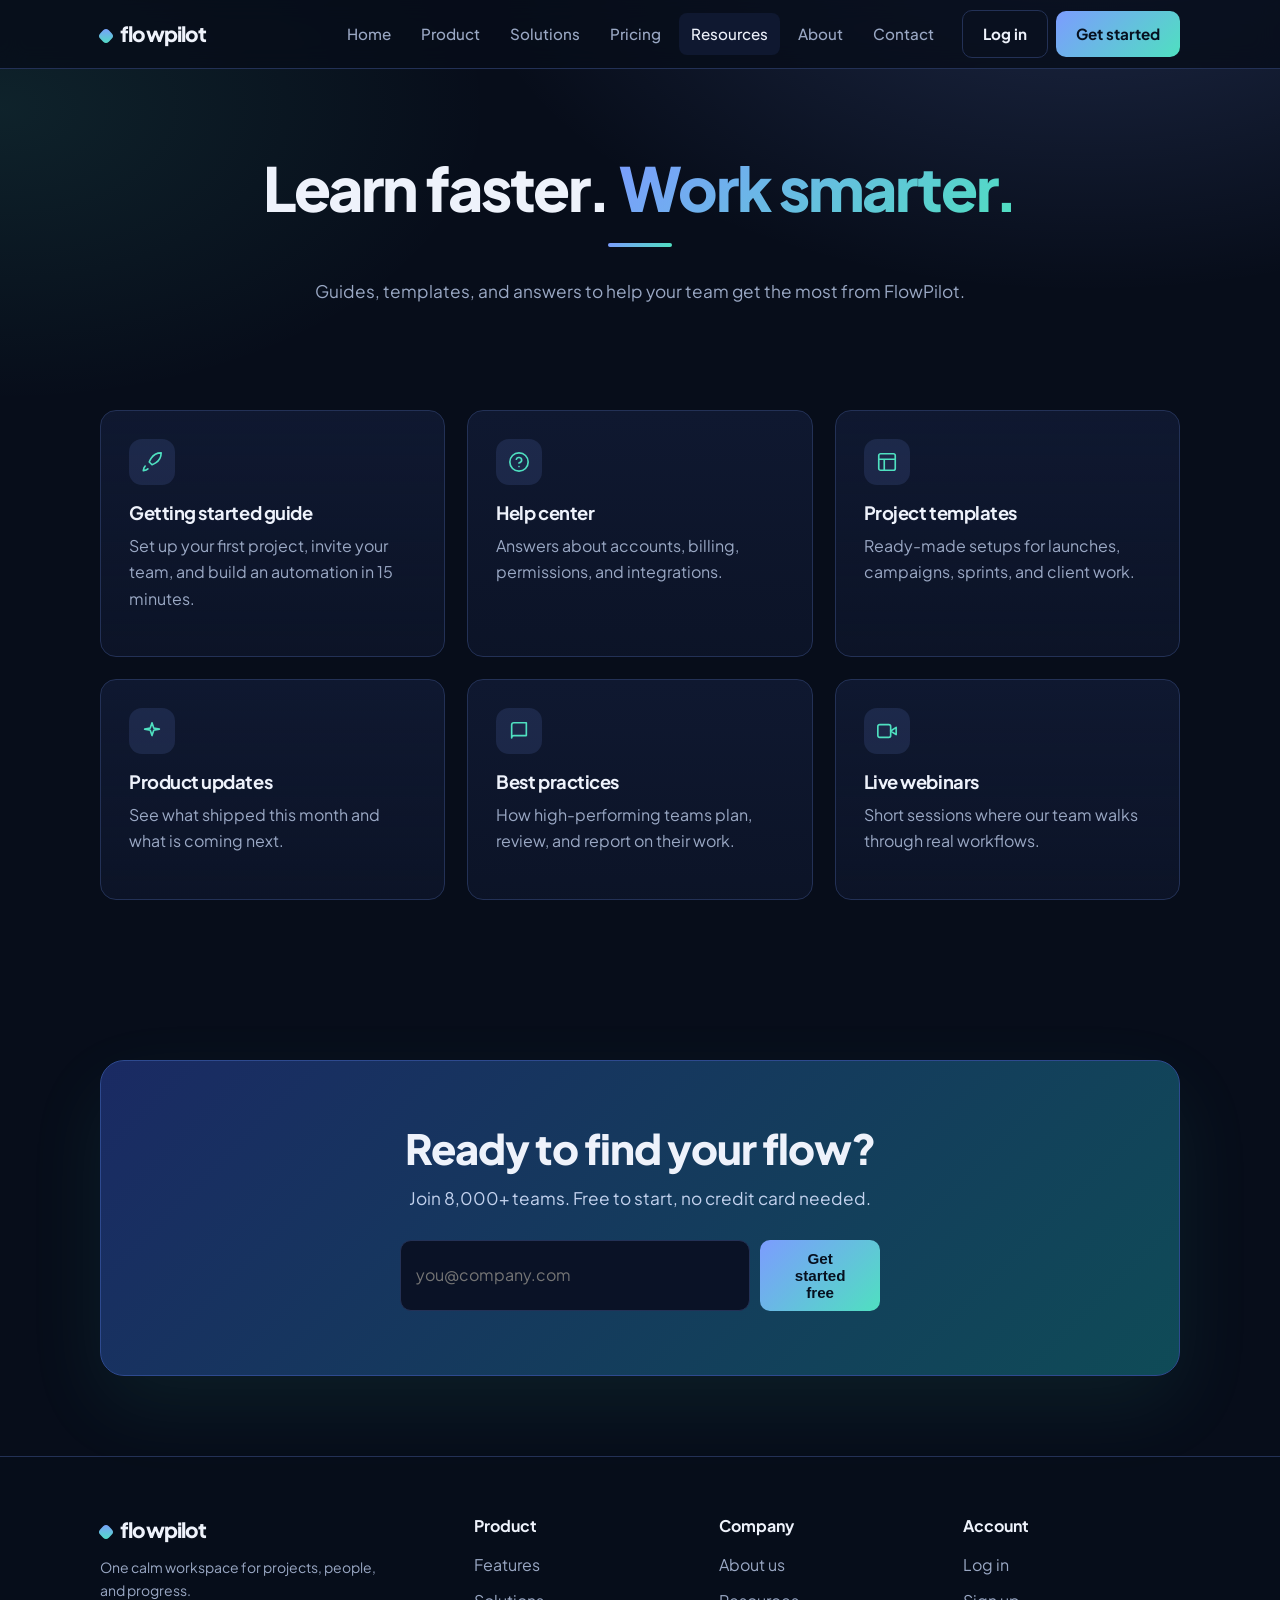
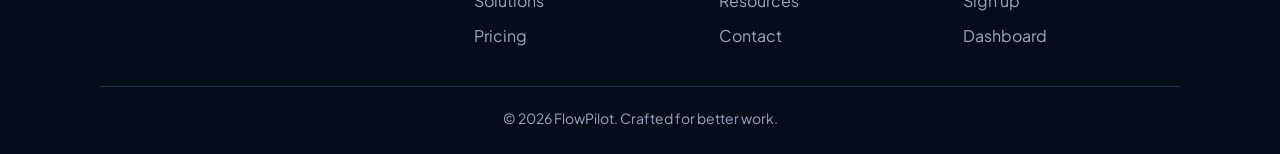
<file: resources.html>
<!DOCTYPE html>
<html lang="en">

<head>
    <meta charset="utf-8">
    <meta name="viewport" content="width=device-width, initial-scale=1">
    <title>Resources | FlowPilot</title>
    <meta name="description"
        content="FlowPilot helps modern teams automate repetitive work, collaborate clearly, and grow with confidence.">
    <meta name="theme-color" content="#070d1a">
    <link href="https://fonts.googleapis.com/css2?family=Plus+Jakarta+Sans:wght@400;500;600;700;800&display=swap"
        rel="stylesheet">
    <link rel="stylesheet" href="style.css">
</head>

<body>
    <header class="nav">
        <div class="wrap nav-in"><a class="logo" href="index.html">flowpilot</a>
            <button class="burger" aria-label="Open menu" aria-expanded="false">Menu</button>
            <nav class="links" id="links"><a href="index.html">Home</a><a href="product.html">Product</a><a
                    href="solutions.html">Solutions</a><a href="pricing.html">Pricing</a><a
                    href="resources.html">Resources</a><a href="about.html">About</a><a
                    href="contact.html">Contact</a><span id="auth-links"><a class="btn ghost" href="login.html">Log
                        in</a><a class="btn" href="signup.html">Get started</a></span></nav>
        </div>
    </header>
    <main>
        <section class="phead">
            <div class="wrap">
                <h1>Learn faster. <span class="hl">Work smarter.</span></h1>
                <p class="sub">Guides, templates, and answers to help your team get the most from FlowPilot.</p>
            </div>
        </section>
        <section class="wrap sec ">
            <div class="grid3">
                <article class="card"><span class="ico"><svg viewBox="0 0 24 24" fill="none" stroke="currentColor"
                            stroke-width="1.8" stroke-linecap="round" stroke-linejoin="round">
                            <path
                                d="M12 15l-3-3a22 22 0 0 1 2-4 13 13 0 0 1 11-6c0 3-1 8-6 11a22 22 0 0 1-4 2zM4.5 16.5c-1.5 1.3-2 5-2 5s3.7-.5 5-2" />
                        </svg></span>
                    <h3>Getting started guide</h3>
                    <p>Set up your first project, invite your team, and build an automation in 15 minutes.</p>
                </article>
                <article class="card"><span class="ico"><svg viewBox="0 0 24 24" fill="none" stroke="currentColor"
                            stroke-width="1.8" stroke-linecap="round" stroke-linejoin="round">
                            <circle cx="12" cy="12" r="10" />
                            <path d="M9.1 9a3 3 0 0 1 5.8 1c0 2-3 3-3 3M12 17h.01" />
                        </svg></span>
                    <h3>Help center</h3>
                    <p>Answers about accounts, billing, permissions, and integrations.</p>
                </article>
                <article class="card"><span class="ico"><svg viewBox="0 0 24 24" fill="none" stroke="currentColor"
                            stroke-width="1.8" stroke-linecap="round" stroke-linejoin="round">
                            <rect x="3" y="3" width="18" height="18" rx="2" />
                            <path d="M3 9h18M9 21V9" />
                        </svg></span>
                    <h3>Project templates</h3>
                    <p>Ready-made setups for launches, campaigns, sprints, and client work.</p>
                </article>
                <article class="card"><span class="ico"><svg viewBox="0 0 24 24" fill="none" stroke="currentColor"
                            stroke-width="1.8" stroke-linecap="round" stroke-linejoin="round">
                            <path d="m12 3 1.9 5.8L20 10l-6.1 1.2L12 17l-1.9-5.8L4 10l6.1-1.2z" />
                        </svg></span>
                    <h3>Product updates</h3>
                    <p>See what shipped this month and what is coming next.</p>
                </article>
                <article class="card"><span class="ico"><svg viewBox="0 0 24 24" fill="none" stroke="currentColor"
                            stroke-width="1.8" stroke-linecap="round" stroke-linejoin="round">
                            <path d="M4 19.5A2.5 2.5 0 0 1 6.5 17H20V3H6.5A2.5 2.5 0 0 0 4 5.5z" />
                        </svg></span>
                    <h3>Best practices</h3>
                    <p>How high-performing teams plan, review, and report on their work.</p>
                </article>
                <article class="card"><span class="ico"><svg viewBox="0 0 24 24" fill="none" stroke="currentColor"
                            stroke-width="1.8" stroke-linecap="round" stroke-linejoin="round">
                            <rect x="2" y="5" width="14" height="14" rx="2" />
                            <path d="m22 8-6 4 6 4z" />
                        </svg></span>
                    <h3>Live webinars</h3>
                    <p>Short sessions where our team walks through real workflows.</p>
                </article>
            </div>
        </section>
        <section class="wrap sec">
            <div class="cta-box">
                <h2>Ready to find your flow?</h2>
                <p class="sub">Join 8,000+ teams. Free to start, no credit card needed.</p>
                <form class="inline cta-form"><label class="sr" for="ce">Work email</label><input id="ce" type="email"
                        placeholder="you@company.com" required><button class="btn" type="submit">Get started
                        free</button></form>
            </div>
        </section>
    </main>
    <footer class="foot">
        <div class="wrap">
            <div class="foot-in">
                <div><a class="logo" href="index.html">flowpilot</a>
                    <p class="muted small" style="max-width:30ch">One calm workspace for projects, people, and progress.
                    </p>
                </div>
                <div><b>Product</b><a href="product.html">Features</a><a href="solutions.html">Solutions</a><a
                        href="pricing.html">Pricing</a></div>
                <div><b>Company</b><a href="about.html">About us</a><a href="resources.html">Resources</a><a
                        href="contact.html">Contact</a></div>
                <div><b>Account</b><a href="login.html">Log in</a><a href="signup.html">Sign up</a><a
                        href="dashboard.html">Dashboard</a></div>
            </div>
            <p class="muted small copy">© 2026 FlowPilot. Crafted for better work.</p>
        </div>
    </footer>
    <script src="script.js"></script>
</body>

</html>
</file>
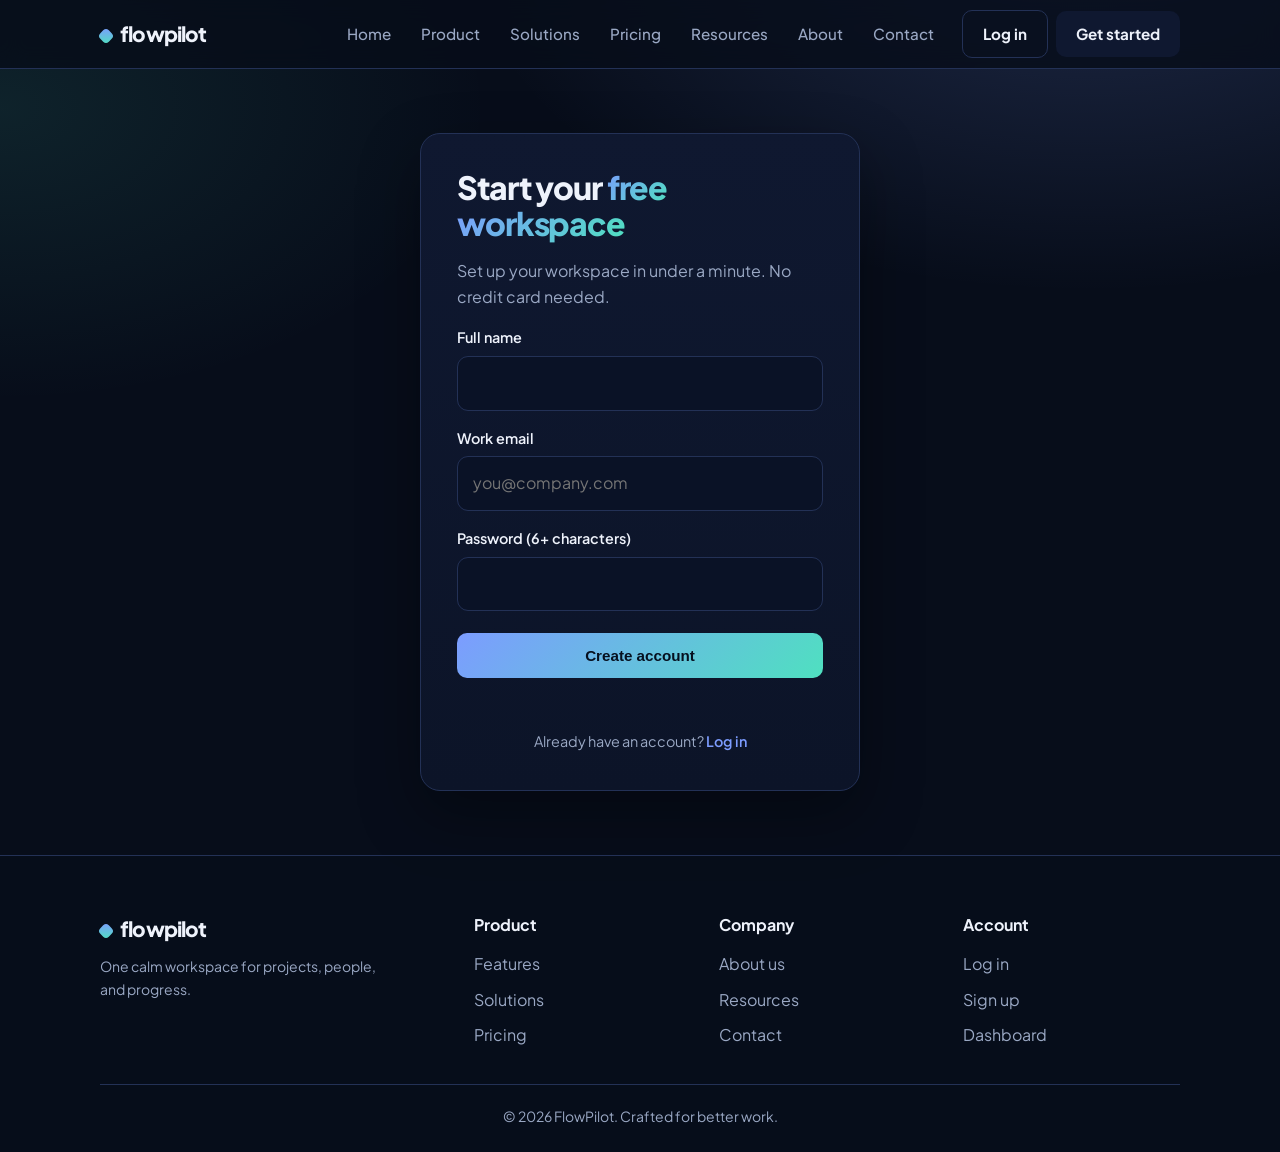
<file: signup.html>
<!DOCTYPE html>
<html lang="en">

<head>
    <meta charset="utf-8">
    <meta name="viewport" content="width=device-width, initial-scale=1">
    <title>Sign up | FlowPilot</title>
    <meta name="description"
        content="FlowPilot helps modern teams automate repetitive work, collaborate clearly, and grow with confidence.">
    <meta name="theme-color" content="#070d1a">
    <link href="https://fonts.googleapis.com/css2?family=Plus+Jakarta+Sans:wght@400;500;600;700;800&display=swap"
        rel="stylesheet">
    <link rel="stylesheet" href="style.css">
</head>

<body>
    <header class="nav">
        <div class="wrap nav-in"><a class="logo" href="index.html">flowpilot</a>
            <button class="burger" aria-label="Open menu" aria-expanded="false">Menu</button>
            <nav class="links" id="links"><a href="index.html">Home</a><a href="product.html">Product</a><a
                    href="solutions.html">Solutions</a><a href="pricing.html">Pricing</a><a
                    href="resources.html">Resources</a><a href="about.html">About</a><a
                    href="contact.html">Contact</a><span id="auth-links"><a class="btn ghost" href="login.html">Log
                        in</a><a class="btn" href="signup.html">Get started</a></span></nav>
        </div>
    </header>
    <main>
        <section class="auth">
            <h1 style="font-size:2rem">Start your <span class="hl">free workspace</span></h1>
            <p class="muted">Set up your workspace in under a minute. No credit card needed.</p>
            <form id="signup-form"><label for="name">Full name</label><input id="name" autocomplete="name" required>
                <label for="email">Work email</label><input id="email" type="email" autocomplete="email"
                    placeholder="you@company.com" required>
                <label for="pass">Password (6+ characters)</label><input id="pass" type="password"
                    autocomplete="new-password" required>
                <button class="btn" type="submit">Create account</button>
                <p class="err" role="alert"></p>
            </form>
            <p class="alt2">Already have an account? <a class="l" href="login.html">Log in</a></p>
        </section>
    </main>
    <footer class="foot">
        <div class="wrap">
            <div class="foot-in">
                <div><a class="logo" href="index.html">flowpilot</a>
                    <p class="muted small" style="max-width:30ch">One calm workspace for projects, people, and progress.
                    </p>
                </div>
                <div><b>Product</b><a href="product.html">Features</a><a href="solutions.html">Solutions</a><a
                        href="pricing.html">Pricing</a></div>
                <div><b>Company</b><a href="about.html">About us</a><a href="resources.html">Resources</a><a
                        href="contact.html">Contact</a></div>
                <div><b>Account</b><a href="login.html">Log in</a><a href="signup.html">Sign up</a><a
                        href="dashboard.html">Dashboard</a></div>
            </div>
            <p class="muted small copy">© 2026 FlowPilot. Crafted for better work.</p>
        </div>
    </footer>
    <script src="script.js"></script>
</body>

</html>
</file>
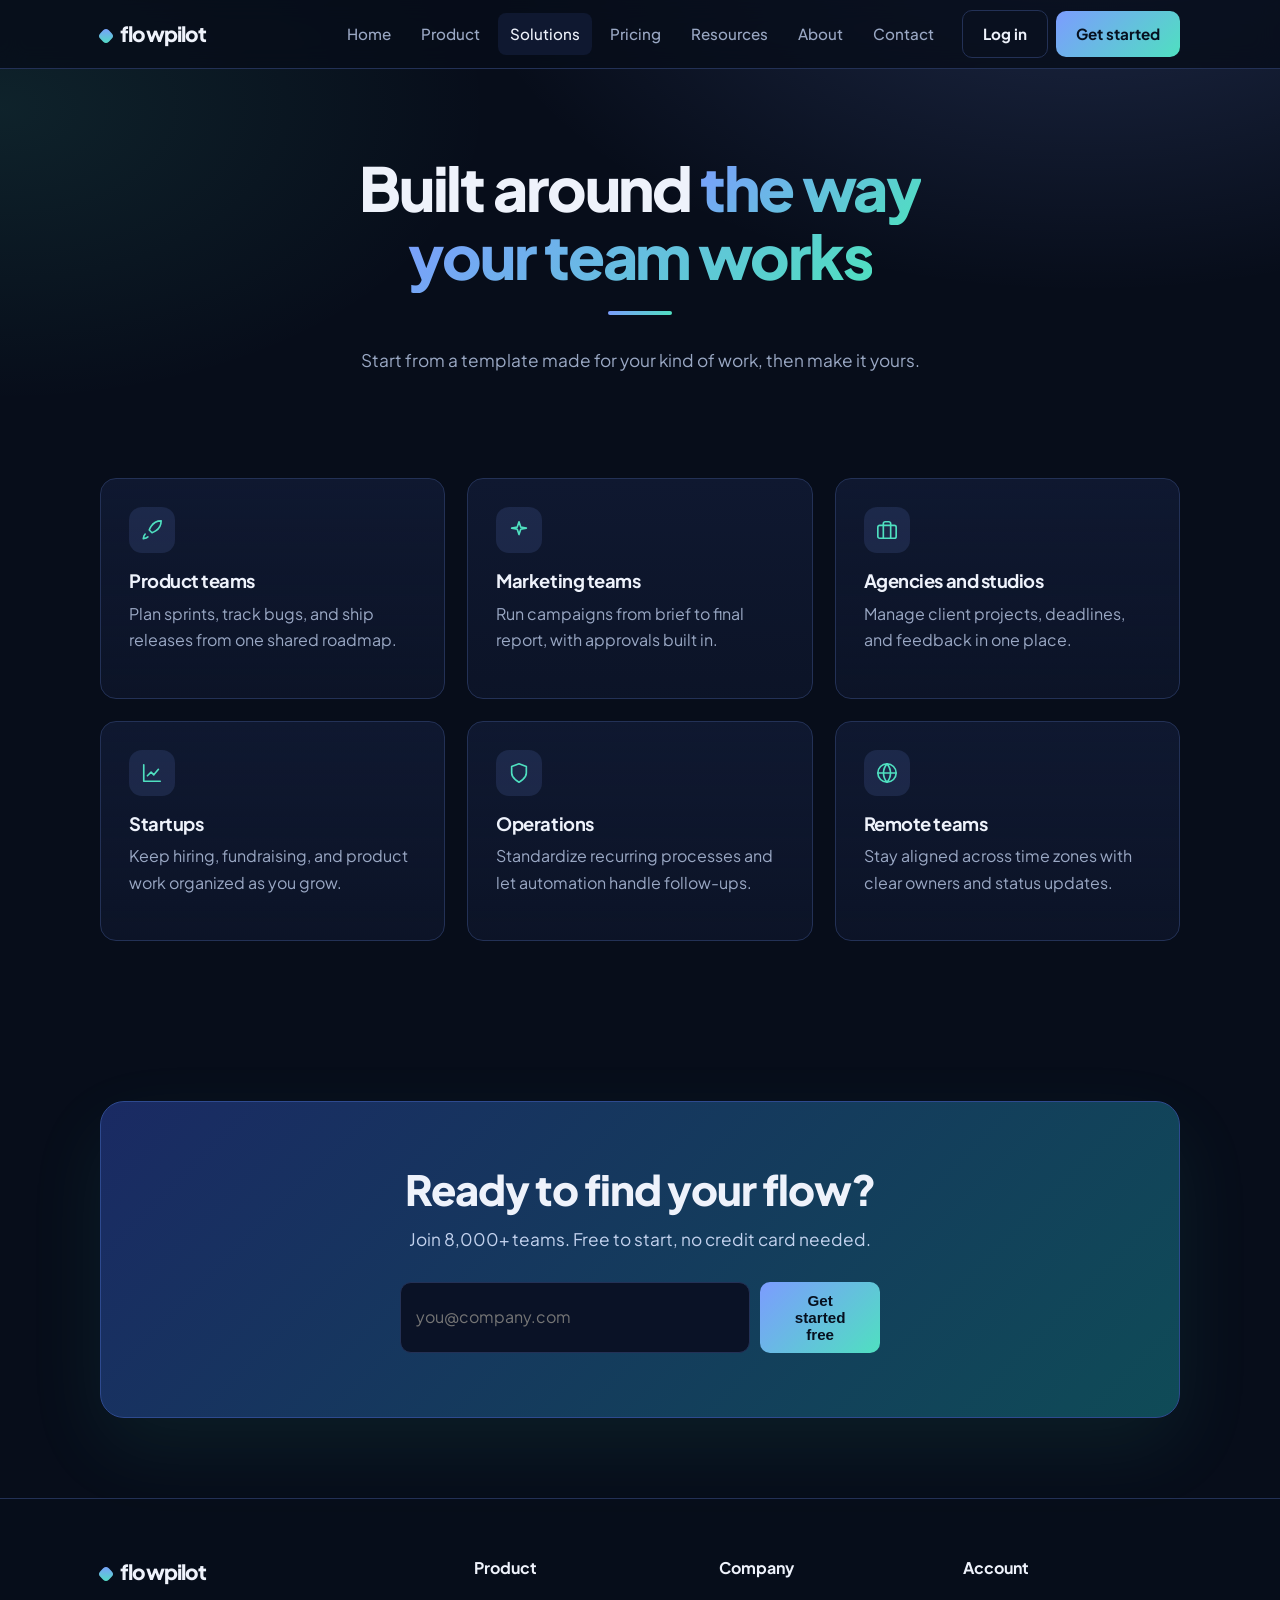
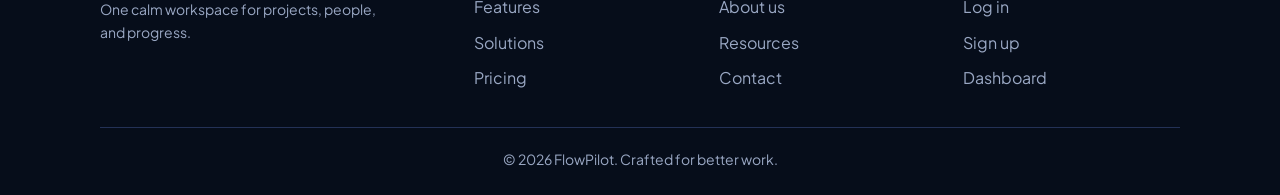
<file: solutions.html>
<!DOCTYPE html>
<html lang="en">

<head>
    <meta charset="utf-8">
    <meta name="viewport" content="width=device-width, initial-scale=1">
    <title>Solutions | FlowPilot</title>
    <meta name="description"
        content="FlowPilot helps modern teams automate repetitive work, collaborate clearly, and grow with confidence.">
    <meta name="theme-color" content="#070d1a">
    <link href="https://fonts.googleapis.com/css2?family=Plus+Jakarta+Sans:wght@400;500;600;700;800&display=swap"
        rel="stylesheet">
    <link rel="stylesheet" href="style.css">
</head>

<body>
    <header class="nav">
        <div class="wrap nav-in"><a class="logo" href="index.html">flowpilot</a>
            <button class="burger" aria-label="Open menu" aria-expanded="false">Menu</button>
            <nav class="links" id="links"><a href="index.html">Home</a><a href="product.html">Product</a><a
                    href="solutions.html">Solutions</a><a href="pricing.html">Pricing</a><a
                    href="resources.html">Resources</a><a href="about.html">About</a><a
                    href="contact.html">Contact</a><span id="auth-links"><a class="btn ghost" href="login.html">Log
                        in</a><a class="btn" href="signup.html">Get started</a></span></nav>
        </div>
    </header>
    <main>
        <section class="phead">
            <div class="wrap">
                <h1>Built around <span class="hl">the way your team works</span></h1>
                <p class="sub">Start from a template made for your kind of work, then make it yours.</p>
            </div>
        </section>
        <section class="wrap sec ">
            <div class="grid3">
                <article class="card"><span class="ico"><svg viewBox="0 0 24 24" fill="none" stroke="currentColor"
                            stroke-width="1.8" stroke-linecap="round" stroke-linejoin="round">
                            <path
                                d="M12 15l-3-3a22 22 0 0 1 2-4 13 13 0 0 1 11-6c0 3-1 8-6 11a22 22 0 0 1-4 2zM4.5 16.5c-1.5 1.3-2 5-2 5s3.7-.5 5-2" />
                        </svg></span>
                    <h3>Product teams</h3>
                    <p>Plan sprints, track bugs, and ship releases from one shared roadmap.</p>
                </article>
                <article class="card"><span class="ico"><svg viewBox="0 0 24 24" fill="none" stroke="currentColor"
                            stroke-width="1.8" stroke-linecap="round" stroke-linejoin="round">
                            <path d="m12 3 1.9 5.8L20 10l-6.1 1.2L12 17l-1.9-5.8L4 10l6.1-1.2z" />
                        </svg></span>
                    <h3>Marketing teams</h3>
                    <p>Run campaigns from brief to final report, with approvals built in.</p>
                </article>
                <article class="card"><span class="ico"><svg viewBox="0 0 24 24" fill="none" stroke="currentColor"
                            stroke-width="1.8" stroke-linecap="round" stroke-linejoin="round">
                            <rect x="2" y="7" width="20" height="14" rx="2" />
                            <path d="M16 21V5a2 2 0 0 0-2-2h-4a2 2 0 0 0-2 2v16" />
                        </svg></span>
                    <h3>Agencies and studios</h3>
                    <p>Manage client projects, deadlines, and feedback in one place.</p>
                </article>
                <article class="card"><span class="ico"><svg viewBox="0 0 24 24" fill="none" stroke="currentColor"
                            stroke-width="1.8" stroke-linecap="round" stroke-linejoin="round">
                            <path d="M3 3v18h18" />
                            <path d="m7 15 4-4 3 3 5-6" />
                        </svg></span>
                    <h3>Startups</h3>
                    <p>Keep hiring, fundraising, and product work organized as you grow.</p>
                </article>
                <article class="card"><span class="ico"><svg viewBox="0 0 24 24" fill="none" stroke="currentColor"
                            stroke-width="1.8" stroke-linecap="round" stroke-linejoin="round">
                            <path d="M12 22s8-4 8-10V5l-8-3-8 3v7c0 6 8 10 8 10z" />
                        </svg></span>
                    <h3>Operations</h3>
                    <p>Standardize recurring processes and let automation handle follow-ups.</p>
                </article>
                <article class="card"><span class="ico"><svg viewBox="0 0 24 24" fill="none" stroke="currentColor"
                            stroke-width="1.8" stroke-linecap="round" stroke-linejoin="round">
                            <circle cx="12" cy="12" r="10" />
                            <path d="M2 12h20M12 2a15 15 0 0 1 0 20 15 15 0 0 1 0-20z" />
                        </svg></span>
                    <h3>Remote teams</h3>
                    <p>Stay aligned across time zones with clear owners and status updates.</p>
                </article>
            </div>
        </section>
        <section class="wrap sec">
            <div class="cta-box">
                <h2>Ready to find your flow?</h2>
                <p class="sub">Join 8,000+ teams. Free to start, no credit card needed.</p>
                <form class="inline cta-form"><label class="sr" for="ce">Work email</label><input id="ce" type="email"
                        placeholder="you@company.com" required><button class="btn" type="submit">Get started
                        free</button></form>
            </div>
        </section>
    </main>
    <footer class="foot">
        <div class="wrap">
            <div class="foot-in">
                <div><a class="logo" href="index.html">flowpilot</a>
                    <p class="muted small" style="max-width:30ch">One calm workspace for projects, people, and progress.
                    </p>
                </div>
                <div><b>Product</b><a href="product.html">Features</a><a href="solutions.html">Solutions</a><a
                        href="pricing.html">Pricing</a></div>
                <div><b>Company</b><a href="about.html">About us</a><a href="resources.html">Resources</a><a
                        href="contact.html">Contact</a></div>
                <div><b>Account</b><a href="login.html">Log in</a><a href="signup.html">Sign up</a><a
                        href="dashboard.html">Dashboard</a></div>
            </div>
            <p class="muted small copy">© 2026 FlowPilot. Crafted for better work.</p>
        </div>
    </footer>
    <script src="script.js"></script>
</body>

</html>
</file>
<file: style.css>
:root {
    --bg: #070d1a;
    --s1: #0f1830;
    --s2: #16213f;
    --line: #233156;
    --tx: #eef2fb;
    --mu: #9aa8c4;
    --ac: #7c9cff;
    --ac2: #4fe0c0;
    --ok: #4fe0c0;
    --grad: linear-gradient(135deg, #7c9cff, #4fe0c0);
    color-scheme: dark
}

* {
    box-sizing: border-box
}

html {
    scroll-behavior: smooth;
    scroll-padding-top: 80px
}

body {
    margin: 0;
    color: var(--tx);
    font: 16px/1.65 "Plus Jakarta Sans", system-ui, -apple-system, "Segoe UI", sans-serif;
    background: radial-gradient(900px 520px at 85% -8%, rgba(124, 156, 255, .20), transparent 70%), radial-gradient(700px 420px at 0% 12%, rgba(79, 224, 192, .10), transparent 70%), var(--bg);
    background-attachment: fixed
}

a {
    color: inherit;
    text-decoration: none
}

h1,
h2,
h3 {
    line-height: 1.12;
    margin: 0 0 .5em;
    letter-spacing: -.025em
}

h1 {
    font-size: clamp(2.4rem, 6vw, 4.2rem);
    font-weight: 800
}

h2 {
    font-size: clamp(1.8rem, 4vw, 2.6rem);
    font-weight: 800
}

h3 {
    font-size: 1.15rem;
    font-weight: 700
}

p {
    margin: 0 0 1em
}

.wrap {
    max-width: 1120px;
    margin: 0 auto;
    padding: 0 20px
}

.muted {
    color: var(--mu)
}

.small {
    font-size: .875rem
}

.sr {
    position: absolute;
    left: -9999px
}

:focus-visible {
    outline: 2px solid var(--ac2);
    outline-offset: 3px
}

.nav {
    position: sticky;
    top: 0;
    z-index: 20;
    background: rgba(7, 13, 26, .8);
    backdrop-filter: blur(12px);
    border-bottom: 1px solid var(--line)
}

.nav-in {
    display: flex;
    align-items: center;
    justify-content: space-between;
    height: 68px
}

.logo {
    font-weight: 800;
    font-size: 1.3rem;
    letter-spacing: -.04em
}

.logo::before {
    content: "";
    display: inline-block;
    width: 12px;
    height: 12px;
    border-radius: 4px;
    background: var(--grad);
    margin-right: 8px;
    transform: rotate(45deg)
}

.links {
    display: flex;
    align-items: center;
    gap: 6px;
    color: var(--mu);
    font-weight: 500;
    font-size: .95rem
}

.links>a:not(.btn) {
    padding: 8px 12px;
    border-radius: 8px
}

.links>a:not(.btn):hover,
.links a.on {
    color: var(--tx);
    background: var(--s1)
}

#auth-links {
    margin-left: 10px;
    gap: 8px;
    display: flex !important;
    align-items: center
}

.burger {
    display: none;
    background: none;
    border: 1px solid var(--line);
    color: var(--tx);
    padding: 8px 14px;
    border-radius: 8px;
    font: inherit
}

.btn {
    display: inline-block;
    background: var(--grad);
    color: #06101f;
    font-weight: 700;
    padding: 10px 20px;
    border-radius: 10px;
    border: 0;
    cursor: pointer;
    font-size: .95rem;
    transition: transform .2s, box-shadow .2s
}

.btn:hover {
    transform: translateY(-2px);
    box-shadow: 0 8px 24px rgba(124, 156, 255, .35)
}

.btn.ghost {
    background: transparent;
    color: var(--tx);
    border: 1px solid var(--line)
}

.btn.ghost:hover {
    background: var(--s1);
    box-shadow: none
}

.btn.big {
    padding: 15px 28px;
    font-size: 1rem
}

.btn.full {
    display: block;
    text-align: center;
    margin-top: auto
}

.hero {
    display: grid;
    grid-template-columns: 1.05fr 1fr;
    gap: 56px;
    align-items: center;
    padding-top: 80px;
    padding-bottom: 64px
}

.hero-copy>* {
    animation: up .7s both
}

.hero-copy>*:nth-child(2) {
    animation-delay: .08s
}

.hero-copy>*:nth-child(3) {
    animation-delay: .16s
}

.hero-copy>*:nth-child(4) {
    animation-delay: .24s
}

.hero-copy>*:nth-child(5) {
    animation-delay: .32s
}

@keyframes up {
    from {
        opacity: 0;
        transform: translateY(18px)
    }
}

.pill {
    display: inline-flex;
    gap: 8px;
    align-items: center;
    border: 1px solid var(--line);
    background: rgba(15, 24, 48, .8);
    border-radius: 99px;
    padding: 6px 14px 6px 8px;
    font-size: .85rem;
    color: var(--mu)
}

.pill b {
    background: var(--grad);
    color: #06101f;
    border-radius: 99px;
    padding: 1px 9px;
    font-size: .75rem
}

.lead {
    font-size: 1.2rem;
    color: var(--mu);
    max-width: 50ch
}

.row {
    display: flex;
    gap: 12px;
    flex-wrap: wrap;
    margin: 28px 0 22px
}

.trust {
    display: flex;
    align-items: center;
    gap: 12px;
    color: var(--mu);
    font-size: .9rem
}

.avs {
    display: flex
}

.avs i {
    width: 32px;
    height: 32px;
    border-radius: 50%;
    border: 2px solid var(--bg);
    margin-left: -8px;
    display: grid;
    place-items: center;
    font: 700 .7rem/1 inherit;
    font-style: normal;
    color: #06101f;
    background: var(--ac)
}

.avs i:first-child {
    margin: 0
}

.avs i:nth-child(2) {
    background: var(--ac2)
}

.avs i:nth-child(3) {
    background: #ffc46b
}

.stage {
    position: relative
}

.dash {
    background: linear-gradient(180deg, var(--s1), #0c1428);
    border: 1px solid var(--line);
    border-radius: 18px;
    padding: 22px;
    box-shadow: 0 30px 70px rgba(0, 0, 0, .45), 0 0 0 1px rgba(124, 156, 255, .08)
}

.dash-top {
    display: flex;
    align-items: center;
    gap: 6px;
    margin-bottom: 16px
}

.dash-top span {
    width: 10px;
    height: 10px;
    border-radius: 50%;
    background: var(--line)
}

.dash-top b {
    margin-left: 10px;
    font-size: .8rem;
    color: var(--mu);
    font-weight: 500
}

.kpis {
    display: grid;
    grid-template-columns: 1fr 1fr;
    gap: 12px;
    margin: 14px 0
}

.kpis>div {
    background: var(--s2);
    border-radius: 12px;
    padding: 14px
}

.kpis small {
    display: block;
    color: var(--mu);
    font-size: .75rem
}

.kpis strong {
    font-size: 1.7rem
}

.kpis em {
    color: var(--ok);
    font-style: normal;
    font-size: .8rem;
    margin-left: 6px
}

.bar {
    height: 6px;
    background: var(--line);
    border-radius: 9px;
    margin-top: 8px
}

.bar i {
    display: block;
    height: 100%;
    background: var(--grad);
    border-radius: 9px
}

.tasks {
    list-style: none;
    margin: 0;
    padding: 0
}

.tasks li {
    display: flex;
    justify-content: space-between;
    gap: 10px;
    padding: 11px 0;
    border-top: 1px solid var(--line);
    font-size: .92rem
}

.tasks li.done {
    color: var(--mu);
    text-decoration: line-through
}

.tasks span {
    color: var(--ac);
    font-size: .78rem;
    text-decoration: none;
    white-space: nowrap
}

.chip {
    position: absolute;
    background: var(--s2);
    border: 1px solid var(--line);
    border-radius: 12px;
    padding: 10px 14px;
    font-size: .82rem;
    box-shadow: 0 14px 34px rgba(0, 0, 0, .4);
    display: flex;
    gap: 8px;
    align-items: center
}

.chip i {
    width: 8px;
    height: 8px;
    border-radius: 50%;
    background: var(--ok)
}

.chip.a {
    left: -28px;
    bottom: 48px
}

.chip.b {
    right: -14px;
    top: -18px
}

.logos {
    text-align: center;
    padding-bottom: 56px
}

.logo-row {
    display: flex;
    justify-content: center;
    flex-wrap: wrap;
    gap: 14px 44px;
    font-weight: 700;
    color: #58688a;
    font-size: 1.15rem;
    letter-spacing: -.02em
}

.sec {
    padding-top: 80px;
    padding-bottom: 80px
}

.center {
    text-align: center
}

.sub {
    color: var(--mu);
    font-size: 1.08rem;
    max-width: 58ch;
    margin: 0 0 40px
}

.center .sub,
.phead .sub {
    margin-inline: auto
}

.phead {
    text-align: center;
    padding: 84px 20px 24px
}

.phead .sub {
    margin-bottom: 0
}

.grid3 {
    display: grid;
    grid-template-columns: repeat(3, 1fr);
    gap: 22px
}

.card {
    background: linear-gradient(180deg, var(--s1), rgba(15, 24, 48, .6));
    border: 1px solid var(--line);
    border-radius: 16px;
    padding: 28px;
    display: flex;
    flex-direction: column;
    transition: border-color .25s, transform .25s
}

.card:hover {
    border-color: #3a4d86;
    transform: translateY(-3px)
}

.card>p {
    color: var(--mu)
}

.ico {
    width: 46px;
    height: 46px;
    border-radius: 13px;
    background: rgba(124, 156, 255, .13);
    display: grid;
    place-items: center;
    color: var(--ac2);
    margin-bottom: 18px
}

.ico svg {
    width: 22px;
    height: 22px
}

.card a.more {
    margin-top: auto;
    color: var(--ac);
    font-weight: 600
}

.card a.more:hover {
    color: var(--ac2)
}

.kanban {
    display: grid;
    grid-template-columns: repeat(3, 1fr);
    gap: 8px;
    margin-top: auto
}

.kanban b {
    display: block;
    font-size: .7rem;
    color: var(--mu);
    margin-bottom: 6px
}

.kanban i {
    display: block;
    height: 22px;
    background: var(--s2);
    border-radius: 6px;
    margin-bottom: 5px
}

.kanban div:nth-child(3) i {
    background: rgba(79, 224, 192, .25)
}

.flow {
    display: grid;
    gap: 8px;
    margin-top: auto
}

.flow span {
    background: var(--s2);
    border-radius: 9px;
    padding: 9px 12px;
    font-size: .85rem;
    border-left: 3px solid var(--ac)
}

.flow span:last-child {
    border-color: var(--ac2)
}

.chat {
    background: var(--s2);
    border-radius: 12px;
    padding: 14px;
    margin-top: auto;
    font-size: .88rem
}

.chat p {
    margin: 4px 0 0;
    color: var(--mu)
}

ul.ticks {
    list-style: none;
    padding: 0;
    margin: 14px 0 22px
}

ul.ticks li {
    padding-left: 26px;
    position: relative;
    margin-bottom: 8px;
    color: var(--mu)
}

ul.ticks li::before {
    content: "";
    position: absolute;
    left: 2px;
    top: .5em;
    width: 12px;
    height: 7px;
    border-left: 2px solid var(--ac2);
    border-bottom: 2px solid var(--ac2);
    transform: rotate(-45deg)
}

.steps .num {
    width: 40px;
    height: 40px;
    border-radius: 50%;
    background: var(--grad);
    color: #06101f;
    font-weight: 800;
    display: grid;
    place-items: center;
    margin-bottom: 18px
}

.band {
    background: linear-gradient(135deg, rgba(124, 156, 255, .14), rgba(79, 224, 192, .10));
    border-block: 1px solid var(--line);
    padding: 56px 0
}

.stats {
    display: grid;
    grid-template-columns: repeat(4, 1fr);
    gap: 20px;
    text-align: center
}

.stats strong {
    display: block;
    font-size: 2.6rem;
    font-weight: 800;
    letter-spacing: -.03em;
    background: var(--grad);
    -webkit-background-clip: text;
    background-clip: text;
    color: transparent
}

.stats span {
    color: var(--mu);
    font-size: .92rem
}

.quote p {
    color: var(--tx) !important;
    font-size: 1.02rem;
    line-height: 1.6
}

.quote .who {
    display: flex;
    gap: 12px;
    align-items: center;
    margin-top: auto;
    padding-top: 18px
}

.quote .who i {
    width: 40px;
    height: 40px;
    border-radius: 50%;
    background: var(--ac);
    color: #06101f;
    font: 700 .85rem/1 inherit;
    font-style: normal;
    display: grid;
    place-items: center
}

.quote .who b {
    display: block;
    font-size: .92rem
}

.quote .who span {
    font-size: .8rem;
    color: var(--mu)
}

.stars {
    color: #ffc46b;
    letter-spacing: 2px;
    margin-bottom: 10px
}

.cta-box {
    background: linear-gradient(135deg, #1a2a63, #0f4b57);
    border: 1px solid #2e4a8f;
    border-radius: 24px;
    padding: 64px 28px;
    text-align: center;
    box-shadow: 0 30px 80px rgba(79, 224, 192, .08)
}

.cta-box h2 {
    margin-bottom: .3em
}

.cta-box .sub {
    margin: 0 auto 28px;
    color: #c3d2ee
}

.inline {
    display: flex;
    gap: 10px;
    max-width: 480px;
    margin: 0 auto
}

input,
textarea,
select {
    width: 100%;
    background: #0a1226;
    border: 1px solid var(--line);
    color: var(--tx);
    border-radius: 11px;
    padding: 13px 15px;
    font: inherit;
    transition: border-color .2s, box-shadow .2s
}

input:focus,
textarea:focus,
select:focus {
    outline: 0;
    border-color: var(--ac);
    box-shadow: 0 0 0 3px rgba(124, 156, 255, .2)
}

.prices .card {
    position: relative
}

.pop {
    border-color: var(--ac);
    background: linear-gradient(180deg, #18265a, var(--s1))
}

.tag {
    position: absolute;
    top: -13px;
    left: 24px;
    background: var(--grad);
    color: #06101f;
    font-size: .75rem;
    font-weight: 700;
    padding: 4px 12px;
    border-radius: 99px
}

.price {
    font-size: 2.6rem;
    font-weight: 800;
    color: var(--tx) !important;
    margin-bottom: 2px;
    letter-spacing: -.03em
}

.price small {
    font-size: .9rem;
    font-weight: 500;
    color: var(--mu)
}

.faq {
    max-width: 740px;
    margin: 72px auto 0
}

.faq details {
    border-top: 1px solid var(--line);
    padding: 16px 0
}

.faq details:last-child {
    border-bottom: 1px solid var(--line)
}

.faq summary {
    cursor: pointer;
    font-weight: 600
}

.faq p {
    color: var(--mu);
    margin: 10px 0 0
}

.two {
    display: grid;
    grid-template-columns: 1fr 1fr;
    gap: 28px;
    align-items: start
}

.cgrid {
    display: grid;
    grid-template-columns: .85fr 1.15fr;
    gap: 32px;
    align-items: start
}

.info {
    display: grid;
    gap: 14px
}

.info .card {
    flex-direction: row;
    gap: 16px;
    padding: 20px;
    align-items: center
}

.info .ico {
    margin: 0;
    flex: none
}

.info h3 {
    margin: 0;
    font-size: 1rem
}

.info p {
    margin: 2px 0 0;
    color: var(--mu);
    font-size: .92rem
}

.fcard {
    background: linear-gradient(180deg, var(--s1), #0c1428);
    border: 1px solid var(--line);
    border-radius: 20px;
    padding: 34px;
    box-shadow: 0 24px 60px rgba(0, 0, 0, .35)
}

.fcard h2 {
    font-size: 1.6rem;
    margin-bottom: .2em
}

.fcard label {
    display: block;
    margin: 16px 0 6px;
    font-weight: 600;
    font-size: .88rem
}

.frow {
    display: grid;
    grid-template-columns: 1fr 1fr;
    gap: 14px
}

.fcard .btn {
    width: 100%;
    margin-top: 22px;
    padding: 14px
}

.msg {
    color: var(--ok);
    margin: 14px 0 0;
    min-height: 1.4em;
    font-weight: 600
}

.err {
    color: #ff8a8a;
    min-height: 1.4em;
    margin: 12px 0 0;
    font-size: .9rem
}

.auth {
    max-width: 440px;
    margin: 64px auto;
    background: linear-gradient(180deg, var(--s1), #0c1428);
    border: 1px solid var(--line);
    border-radius: 20px;
    padding: 36px;
    box-shadow: 0 24px 60px rgba(0, 0, 0, .35)
}

.auth label {
    display: block;
    margin: 16px 0 6px;
    font-weight: 600;
    font-size: .9rem
}

.auth .btn {
    width: 100%;
    margin-top: 22px;
    padding: 14px
}

.auth p.alt2 {
    text-align: center;
    margin: 20px 0 0;
    color: var(--mu);
    font-size: .9rem
}

.auth a.l {
    color: var(--ac);
    font-weight: 600
}

.hint {
    background: var(--s2);
    border-radius: 10px;
    padding: 10px 12px;
    font-size: .82rem;
    color: var(--mu);
    margin-top: 16px
}

.foot {
    border-top: 1px solid var(--line);
    padding: 56px 0 24px;
    background: rgba(7, 13, 26, .7)
}

.foot-in {
    display: grid;
    grid-template-columns: 1.6fr 1fr 1fr 1fr;
    gap: 28px
}

.foot-in div {
    display: flex;
    flex-direction: column;
    gap: 9px
}

.foot-in b {
    margin-bottom: 4px
}

.foot-in a:not(.logo) {
    color: var(--mu)
}

.foot-in a:hover {
    color: var(--tx)
}

.copy {
    text-align: center;
    margin: 36px 0 0;
    border-top: 1px solid var(--line);
    padding-top: 20px
}

@media(max-width:900px) {
    .hero {
        grid-template-columns: 1fr;
        padding-top: 44px
    }

    .grid3,
    .two,
    .cgrid {
        grid-template-columns: 1fr
    }

    .stats {
        grid-template-columns: 1fr 1fr
    }

    .foot-in {
        grid-template-columns: 1fr 1fr
    }

    .chip {
        display: none
    }

    .frow {
        grid-template-columns: 1fr
    }

    .inline {
        flex-direction: column
    }

    .cta-box {
        padding: 44px 20px
    }

    .burger {
        display: block
    }

    .links {
        display: none;
        position: absolute;
        top: 68px;
        left: 0;
        right: 0;
        flex-direction: column;
        align-items: stretch;
        gap: 0;
        background: var(--bg);
        border-bottom: 1px solid var(--line);
        padding: 8px 20px 18px
    }

    .links.open {
        display: flex
    }

    .links>a:not(.btn) {
        padding: 12px 8px
    }

    #auth-links {
        margin: 8px 0 0;
        flex-direction: column;
        align-items: stretch
    }

    #auth-links .btn {
        text-align: center
    }
}

@media(prefers-reduced-motion:reduce) {
    html {
        scroll-behavior: auto
    }

    * {
        animation: none !important;
        transition: none !important
    }
}

h1 {
    text-wrap: balance;
    letter-spacing: -.035em
}

.hl {
    background: var(--grad);
    -webkit-background-clip: text;
    background-clip: text;
    color: transparent;
    -webkit-box-decoration-break: clone;
    box-decoration-break: clone
}

.hero h1 {
    font-size: clamp(2.5rem, 5.6vw, 4.3rem);
    line-height: 1.06
}

.phead h1 {
    font-size: clamp(2.2rem, 5.4vw, 3.8rem);
    max-width: 18ch;
    margin-inline: auto
}

.phead h1::after {
    content: "";
    display: block;
    width: 64px;
    height: 4px;
    border-radius: 4px;
    background: var(--grad);
    margin: 22px auto 0
}

.phead .wrap {
    display: flex;
    flex-direction: column;
    align-items: center
}
</file>
